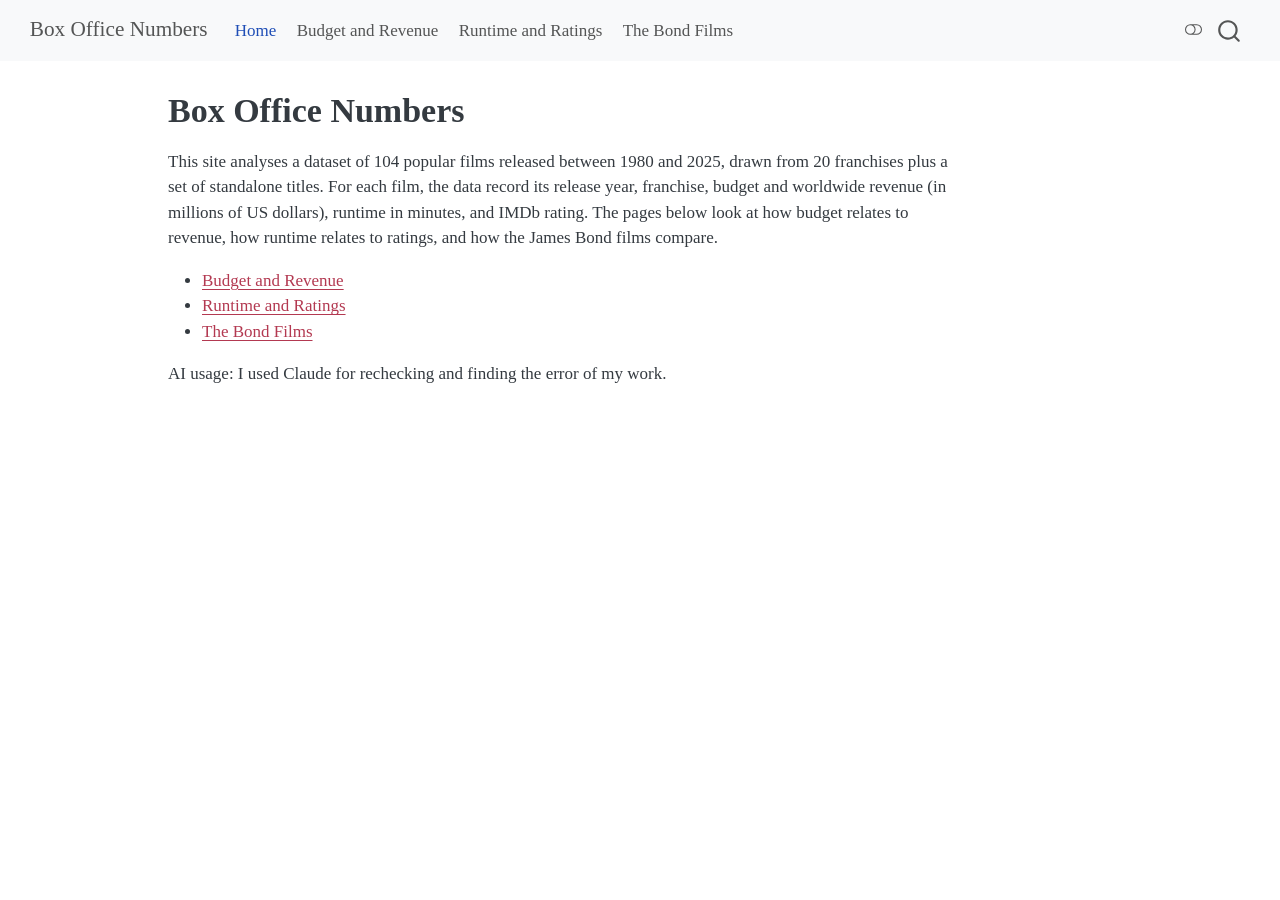
<file: index.html>
<!DOCTYPE html>
<html xmlns="http://www.w3.org/1999/xhtml" lang="en" xml:lang="en"><head>

<meta charset="utf-8">
<meta name="generator" content="quarto-1.10.19">

<meta name="viewport" content="width=device-width, initial-scale=1.0, user-scalable=yes">


<title>Box Office Numbers</title>
<style>
/* Default styles provided by pandoc.
** See https://pandoc.org/MANUAL.html#variables-for-html for config info.
*/
span.smallcaps{font-variant: small-caps;}
div.columns{display: flex; gap: 1.5em;}
div.column{flex: auto;}
@media screen {
div.columns{gap: min(4vw, 1.5em);}
div.column{overflow-x: auto;}
}
div.hanging-indent{margin-left: 1.5em; text-indent: -1.5em;}
ul.task-list{list-style: none;}
ul.task-list li input[type="checkbox"] {
  width: 0.8em;
  margin: 0 0.8em 0.2em -1em; /* quarto-specific, see https://github.com/quarto-dev/quarto-cli/issues/4556 */ 
  vertical-align: middle;
}
</style>


<script src="site_libs/quarto-nav/quarto-nav.js"></script>
<script src="site_libs/quarto-nav/headroom.min.js"></script>
<script src="site_libs/clipboard/clipboard.min.js"></script>
<script src="site_libs/quarto-search/autocomplete.umd.js"></script>
<script src="site_libs/quarto-search/fuse.min.js"></script>
<script src="site_libs/quarto-search/quarto-search.js"></script>
<meta name="quarto:offset" content="./">
<script src="site_libs/quarto-html/quarto.js" type="module"></script>
<script src="site_libs/quarto-html/tabsets/tabsets.js" type="module"></script>
<script src="site_libs/quarto-html/popper.min.js"></script>
<script src="site_libs/quarto-html/tippy.umd.min.js"></script>
<script src="site_libs/quarto-html/anchor.min.js"></script>
<link href="site_libs/quarto-html/tippy.css" rel="stylesheet">
<link href="site_libs/quarto-html/quarto-syntax-highlighting-bf27225e3a48a9273f3daa8f8e829971.css" rel="stylesheet" class="quarto-color-scheme" id="quarto-text-highlighting-styles">
<link href="site_libs/quarto-html/quarto-syntax-highlighting-dark-b626d73c4c936ccc3cb08be7d45d1df6.css" rel="stylesheet" class="quarto-color-scheme quarto-color-alternate" id="quarto-text-highlighting-styles">
<link href="site_libs/quarto-html/quarto-syntax-highlighting-bf27225e3a48a9273f3daa8f8e829971.css" rel="stylesheet" class="quarto-color-scheme-extra" id="quarto-text-highlighting-styles">
<script src="site_libs/bootstrap/bootstrap.min.js"></script>
<link href="site_libs/bootstrap/bootstrap-icons.css" rel="stylesheet">
<link href="site_libs/bootstrap/bootstrap-445b8638c3d06994fee0907d791121c4.min.css" rel="stylesheet" append-hash="true" class="quarto-color-scheme" id="quarto-bootstrap" data-mode="light">
<link href="site_libs/bootstrap/bootstrap-dark-df07115ad9f15e2ef3479c789e6873c8.min.css" rel="stylesheet" append-hash="true" class="quarto-color-scheme quarto-color-alternate" id="quarto-bootstrap" data-mode="dark">
<link href="site_libs/bootstrap/bootstrap-445b8638c3d06994fee0907d791121c4.min.css" rel="stylesheet" append-hash="true" class="quarto-color-scheme-extra" id="quarto-bootstrap" data-mode="light">
<script id="quarto-search-options" type="application/json">{
  "location": "navbar",
  "copy-button": false,
  "collapse-after": 3,
  "panel-placement": "end",
  "type": "overlay",
  "limit": 50,
  "keyboard-shortcut": [
    "f",
    "/",
    "s"
  ],
  "show-item-context": false,
  "language": {
    "search-no-results-text": "No results",
    "search-matching-documents-text": "matching documents",
    "search-copy-link-title": "Copy link to search",
    "search-hide-matches-text": "Hide additional matches",
    "search-more-match-text": "more match in this document",
    "search-more-matches-text": "more matches in this document",
    "search-clear-button-title": "Clear",
    "search-text-placeholder": "",
    "search-detached-cancel-button-title": "Cancel",
    "search-submit-button-title": "Submit",
    "search-label": "Search"
  }
}</script>


<link rel="stylesheet" href="styles.css">
</head>

<body class="nav-fixed quarto-light"><script id="quarto-html-before-body" type="application/javascript">
    const toggleBodyColorMode = (bsSheetEl) => {
      const mode = bsSheetEl.getAttribute("data-mode");
      const bodyEl = window.document.querySelector("body");
      if (mode === "dark") {
        bodyEl.classList.add("quarto-dark");
        bodyEl.classList.remove("quarto-light");
      } else {
        bodyEl.classList.add("quarto-light");
        bodyEl.classList.remove("quarto-dark");
      }
    }
    const toggleBodyColorPrimary = () => {
      const bsSheetEl = window.document.querySelector("link#quarto-bootstrap:not([rel=disabled-stylesheet])");
      if (bsSheetEl) {
        toggleBodyColorMode(bsSheetEl);
      }
    }
    const setColorSchemeToggle = (alternate) => {
      const toggles = window.document.querySelectorAll('.quarto-color-scheme-toggle');
      for (let i=0; i < toggles.length; i++) {
        const toggle = toggles[i];
        if (toggle) {
          if (alternate) {
            toggle.classList.add("alternate");
          } else {
            toggle.classList.remove("alternate");
          }
        }
      }
    };
    const toggleColorMode = (alternate) => {
      // Switch the stylesheets
      const primaryStylesheets = window.document.querySelectorAll('link.quarto-color-scheme:not(.quarto-color-alternate)');
      const alternateStylesheets = window.document.querySelectorAll('link.quarto-color-scheme.quarto-color-alternate');
      manageTransitions('#quarto-margin-sidebar .nav-link', false);
      if (alternate) {
        // note: dark is layered on light, we don't disable primary!
        enableStylesheet(alternateStylesheets);
        for (const sheetNode of alternateStylesheets) {
          if (sheetNode.id === "quarto-bootstrap") {
            toggleBodyColorMode(sheetNode);
          }
        }
      } else {
        disableStylesheet(alternateStylesheets);
        enableStylesheet(primaryStylesheets)
        toggleBodyColorPrimary();
      }
      manageTransitions('#quarto-margin-sidebar .nav-link', true);
      // Switch the toggles
      setColorSchemeToggle(alternate)
      // Hack to workaround the fact that safari doesn't
      // properly recolor the scrollbar when toggling (#1455)
      if (navigator.userAgent.indexOf('Safari') > 0 && navigator.userAgent.indexOf('Chrome') == -1) {
        manageTransitions("body", false);
        window.scrollTo(0, 1);
        setTimeout(() => {
          window.scrollTo(0, 0);
          manageTransitions("body", true);
        }, 40);
      }
    }
    const disableStylesheet = (stylesheets) => {
      for (let i=0; i < stylesheets.length; i++) {
        const stylesheet = stylesheets[i];
        stylesheet.rel = 'disabled-stylesheet';
      }
    }
    const enableStylesheet = (stylesheets) => {
      for (let i=0; i < stylesheets.length; i++) {
        const stylesheet = stylesheets[i];
        if(stylesheet.rel !== 'stylesheet') { // for Chrome, which will still FOUC without this check
          stylesheet.rel = 'stylesheet';
        }
      }
    }
    const manageTransitions = (selector, allowTransitions) => {
      const els = window.document.querySelectorAll(selector);
      for (let i=0; i < els.length; i++) {
        const el = els[i];
        if (allowTransitions) {
          el.classList.remove('notransition');
        } else {
          el.classList.add('notransition');
        }
      }
    }
    const isFileUrl = () => {
      return window.location.protocol === 'file:';
    }
    const hasAlternateSentinel = () => {
      let styleSentinel = getColorSchemeSentinel();
      if (styleSentinel !== null) {
        return styleSentinel === "alternate";
      } else {
        return false;
      }
    }
    const setStyleSentinel = (alternate) => {
      const value = alternate ? "alternate" : "default";
      if (!isFileUrl()) {
        window.localStorage.setItem("quarto-color-scheme", value);
      } else {
        localAlternateSentinel = value;
      }
    }
    const getColorSchemeSentinel = () => {
      if (!isFileUrl()) {
        const storageValue = window.localStorage.getItem("quarto-color-scheme");
        return storageValue != null ? storageValue : localAlternateSentinel;
      } else {
        return localAlternateSentinel;
      }
    }
    const toggleGiscusIfUsed = (isAlternate, darkModeDefault) => {
      const baseTheme = document.querySelector('#giscus-base-theme')?.value ?? 'light';
      const alternateTheme = document.querySelector('#giscus-alt-theme')?.value ?? 'dark';
      let newTheme = '';
      if(authorPrefersDark) {
        newTheme = isAlternate ? baseTheme : alternateTheme;
      } else {
        newTheme = isAlternate ? alternateTheme : baseTheme;
      }
      const changeGiscusTheme = () => {
        // From: https://github.com/giscus/giscus/issues/336
        const sendMessage = (message) => {
          const iframe = document.querySelector('iframe.giscus-frame');
          if (!iframe) return;
          iframe.contentWindow.postMessage({ giscus: message }, 'https://giscus.app');
        }
        sendMessage({
          setConfig: {
            theme: newTheme
          }
        });
      }
      const isGiscussLoaded = window.document.querySelector('iframe.giscus-frame') !== null;
      if (isGiscussLoaded) {
        changeGiscusTheme();
      }
    };
    const authorPrefersDark = false;
    const darkModeDefault = authorPrefersDark;
      document.querySelector('link#quarto-text-highlighting-styles.quarto-color-scheme-extra').rel = 'disabled-stylesheet';
      document.querySelector('link#quarto-bootstrap.quarto-color-scheme-extra').rel = 'disabled-stylesheet';
    let localAlternateSentinel = darkModeDefault ? 'alternate' : 'default';
    // Dark / light mode switch
    window.quartoToggleColorScheme = () => {
      // Read the current dark / light value
      let toAlternate = !hasAlternateSentinel();
      toggleColorMode(toAlternate);
      setStyleSentinel(toAlternate);
      toggleGiscusIfUsed(toAlternate, darkModeDefault);
      window.dispatchEvent(new Event('resize'));
    };
    // Switch to dark mode if need be
    if (hasAlternateSentinel()) {
      toggleColorMode(true);
    } else {
      toggleColorMode(false);
    }
  </script>

<div id="quarto-search-results"></div>
  <header id="quarto-header" class="headroom fixed-top">
    <nav class="navbar navbar-expand-lg " data-bs-theme="dark">
      <div class="navbar-container container-fluid">
      <div class="navbar-brand-container mx-auto">
    <a class="navbar-brand" href="./index.html">
    <span class="navbar-title">Box Office Numbers</span>
    </a>
  </div>
            <div id="quarto-search" class="" title="Search"></div>
          <button class="navbar-toggler" type="button" data-bs-toggle="collapse" data-bs-target="#navbarCollapse" aria-controls="navbarCollapse" role="menu" aria-expanded="false" aria-label="Toggle navigation" onclick="if (window.quartoToggleHeadroom) { window.quartoToggleHeadroom(); }">
  <span class="navbar-toggler-icon"></span>
</button>
          <div class="collapse navbar-collapse" id="navbarCollapse">
            <ul class="navbar-nav navbar-nav-scroll me-auto">
  <li class="nav-item">
    <a class="nav-link active" href="./index.html" aria-current="page"> 
<span class="menu-text">Home</span></a>
  </li>  
  <li class="nav-item">
    <a class="nav-link" href="./budget-revenue.html"> 
<span class="menu-text">Budget and Revenue</span></a>
  </li>  
  <li class="nav-item">
    <a class="nav-link" href="./runtime-rating.html"> 
<span class="menu-text">Runtime and Ratings</span></a>
  </li>  
  <li class="nav-item">
    <a class="nav-link" href="./bond.html"> 
<span class="menu-text">The Bond Films</span></a>
  </li>  
</ul>
          </div> <!-- /navcollapse -->
            <div class="quarto-navbar-tools">
  <a href="" class="quarto-color-scheme-toggle quarto-navigation-tool  px-1" onclick="window.quartoToggleColorScheme(); return false;" title="Toggle dark mode"><i class="bi"></i></a>
</div>
      </div> <!-- /container-fluid -->
    </nav>
</header>
<!-- content -->
<div id="quarto-content" class="quarto-container page-columns page-rows-contents page-layout-article page-navbar">
<!-- sidebar -->
<!-- margin-sidebar -->
    <div id="quarto-margin-sidebar" class="sidebar margin-sidebar zindex-bottom">
        
    </div>
<!-- main -->
<main class="content" id="quarto-document-content">


<header id="title-block-header" class="quarto-title-block default">
<div class="quarto-title">
<h1 class="title">Box Office Numbers</h1>
</div>



<div class="quarto-title-meta">

    
  
    
  </div>
  


</header>


<p>This site analyses a dataset of 104 popular films released between 1980 and 2025, drawn from 20 franchises plus a set of standalone titles. For each film, the data record its release year, franchise, budget and worldwide revenue (in millions of US dollars), runtime in minutes, and IMDb rating. The pages below look at how budget relates to revenue, how runtime relates to ratings, and how the James Bond films compare.</p>
<ul>
<li><a href="./budget-revenue.html">Budget and Revenue</a></li>
<li><a href="./runtime-rating.html">Runtime and Ratings</a></li>
<li><a href="./bond.html">The Bond Films</a></li>
</ul>
<p>AI usage: I used Claude for rechecking and finding the error of my work.</p>



</main> <!-- /main -->
<script id="quarto-html-after-body" type="application/javascript">
  window.document.addEventListener("DOMContentLoaded", function (event) {
    // Ensure there is a toggle, if there isn't float one in the top right
    if (window.document.querySelector('.quarto-color-scheme-toggle') === null) {
      const a = window.document.createElement('a');
      a.classList.add('top-right');
      a.classList.add('quarto-color-scheme-toggle');
      a.href = "";
      a.onclick = function() { try { window.quartoToggleColorScheme(); } catch {} return false; };
      const i = window.document.createElement("i");
      i.classList.add('bi');
      a.appendChild(i);
      window.document.body.appendChild(a);
    }
    setColorSchemeToggle(hasAlternateSentinel())
    const icon = "";
    const anchorJS = new window.AnchorJS();
    anchorJS.options = {
      placement: 'right',
      icon: icon
    };
    anchorJS.add('.anchored');
    const isCodeAnnotation = (el) => {
      for (const clz of el.classList) {
        if (clz.startsWith('code-annotation-')) {                     
          return true;
        }
      }
      return false;
    }
    const onCopySuccess = function(e) {
      // button target
      const button = e.trigger;
      // don't keep focus
      button.blur();
      // flash "checked"
      button.classList.add('code-copy-button-checked');
      var currentTitle = button.getAttribute("title");
      button.setAttribute("title", "Copied!");
      let tooltip;
      if (window.bootstrap) {
        button.setAttribute("data-bs-toggle", "tooltip");
        button.setAttribute("data-bs-placement", "left");
        button.setAttribute("data-bs-title", "Copied!");
        tooltip = new bootstrap.Tooltip(button, 
          { trigger: "manual", 
            customClass: "code-copy-button-tooltip",
            offset: [0, -8]});
        tooltip.show();    
      }
      setTimeout(function() {
        if (tooltip) {
          tooltip.hide();
          button.removeAttribute("data-bs-title");
          button.removeAttribute("data-bs-toggle");
          button.removeAttribute("data-bs-placement");
        }
        button.setAttribute("title", currentTitle);
        button.classList.remove('code-copy-button-checked');
      }, 1000);
      // clear code selection
      e.clearSelection();
    }
    const getTextToCopy = function(trigger) {
      const outerScaffold = trigger.parentElement.cloneNode(true);
      const codeEl = outerScaffold.querySelector('code');
      for (const childEl of codeEl.children) {
        if (isCodeAnnotation(childEl)) {
          childEl.remove();
        }
      }
      return codeEl.innerText;
    }
    const clipboard = new window.ClipboardJS('.code-copy-button:not([data-in-quarto-modal])', {
      text: getTextToCopy
    });
    clipboard.on('success', onCopySuccess);
    if (window.document.getElementById('quarto-embedded-source-code-modal')) {
      const clipboardModal = new window.ClipboardJS('.code-copy-button[data-in-quarto-modal]', {
        text: getTextToCopy,
        container: window.document.getElementById('quarto-embedded-source-code-modal')
      });
      clipboardModal.on('success', onCopySuccess);
    }
      var localhostRegex = new RegExp(/^(?:http|https):\/\/localhost\:?[0-9]*\//);
      var mailtoRegex = new RegExp(/^mailto:/);
        var filterRegex = new RegExp("https:\/\/ashyu0216\.github\.io\/datasci350-quiz02\/");
      var isInternal = (href) => {
          return filterRegex.test(href) || localhostRegex.test(href) || mailtoRegex.test(href);
      }
      // Inspect non-navigation links and adorn them if external
     var links = window.document.querySelectorAll('a[href]:not(.nav-link):not(.navbar-brand):not(.toc-action):not(.sidebar-link):not(.sidebar-item-toggle):not(.pagination-link):not(.no-external):not([aria-hidden]):not(.dropdown-item):not(.quarto-navigation-tool):not(.about-link)');
      for (var i=0; i<links.length; i++) {
        const link = links[i];
        if (!isInternal(link.href)) {
          // undo the damage that might have been done by quarto-nav.js in the case of
          // links that we want to consider external
          if (link.dataset.originalHref !== undefined) {
            link.href = link.dataset.originalHref;
          }
        }
      }
    function tippyHover(el, contentFn, onTriggerFn, onUntriggerFn) {
      const config = {
        allowHTML: true,
        maxWidth: 500,
        delay: 100,
        arrow: false,
        appendTo: function(el) {
            return el.parentElement;
        },
        interactive: true,
        interactiveBorder: 10,
        theme: 'quarto',
        placement: 'bottom-start',
      };
      if (contentFn) {
        config.content = contentFn;
      }
      if (onTriggerFn) {
        config.onTrigger = onTriggerFn;
      }
      if (onUntriggerFn) {
        config.onUntrigger = onUntriggerFn;
      }
      window.tippy(el, config); 
    }
    const noterefs = window.document.querySelectorAll('a[role="doc-noteref"]');
    for (var i=0; i<noterefs.length; i++) {
      const ref = noterefs[i];
      tippyHover(ref, function() {
        // use id or data attribute instead here
        let href = ref.getAttribute('data-footnote-href') || ref.getAttribute('href');
        try { href = new URL(href).hash; } catch {}
        const id = href.replace(/^#\/?/, "");
        const note = window.document.getElementById(id);
        if (note) {
          return note.innerHTML;
        } else {
          return "";
        }
      });
    }
    const xrefs = window.document.querySelectorAll('a.quarto-xref');
    const processXRef = (id, note) => {
      // Strip column container classes
      const stripColumnClz = (el) => {
        el.classList.remove("page-full", "page-columns");
        if (el.children) {
          for (const child of el.children) {
            stripColumnClz(child);
          }
        }
      }
      stripColumnClz(note)
      if (id === null || id.startsWith('sec-')) {
        // Special case sections, only their first couple elements
        const container = document.createElement("div");
        if (note.children && note.children.length > 2) {
          container.appendChild(note.children[0].cloneNode(true));
          for (let i = 1; i < note.children.length; i++) {
            const child = note.children[i];
            if (child.tagName === "P" && child.innerText === "") {
              continue;
            } else {
              container.appendChild(child.cloneNode(true));
              break;
            }
          }
          if (window.Quarto?.typesetMath) {
            window.Quarto.typesetMath(container);
          }
          return container.innerHTML
        } else {
          if (window.Quarto?.typesetMath) {
            window.Quarto.typesetMath(note);
          }
          return note.innerHTML;
        }
      } else {
        // Remove any anchor links if they are present
        const anchorLink = note.querySelector('a.anchorjs-link');
        if (anchorLink) {
          anchorLink.remove();
        }
        if (window.Quarto?.typesetMath) {
          window.Quarto.typesetMath(note);
        }
        if (note.classList.contains("callout")) {
          return note.outerHTML;
        } else {
          return note.innerHTML;
        }
      }
    }
    for (var i=0; i<xrefs.length; i++) {
      const xref = xrefs[i];
      tippyHover(xref, undefined, function(instance) {
        instance.disable();
        let url = xref.getAttribute('href');
        let hash = undefined; 
        if (url.startsWith('#')) {
          hash = url;
        } else {
          try { hash = new URL(url).hash; } catch {}
        }
        if (hash) {
          const id = hash.replace(/^#\/?/, "");
          const note = window.document.getElementById(id);
          if (note !== null) {
            try {
              const html = processXRef(id, note.cloneNode(true));
              instance.setContent(html);
            } finally {
              instance.enable();
              instance.show();
            }
          } else {
            // See if we can fetch this
            fetch(url.split('#')[0])
            .then(res => res.text())
            .then(html => {
              const parser = new DOMParser();
              const htmlDoc = parser.parseFromString(html, "text/html");
              const note = htmlDoc.getElementById(id);
              if (note !== null) {
                const html = processXRef(id, note);
                instance.setContent(html);
              } 
            }).finally(() => {
              instance.enable();
              instance.show();
            });
          }
        } else {
          // See if we can fetch a full url (with no hash to target)
          // This is a special case and we should probably do some content thinning / targeting
          fetch(url)
          .then(res => res.text())
          .then(html => {
            const parser = new DOMParser();
            const htmlDoc = parser.parseFromString(html, "text/html");
            const note = htmlDoc.querySelector('main.content');
            if (note !== null) {
              // This should only happen for chapter cross references
              // (since there is no id in the URL)
              // remove the first header
              if (note.children.length > 0 && note.children[0].tagName === "HEADER") {
                note.children[0].remove();
              }
              const html = processXRef(null, note);
              instance.setContent(html);
            } 
          }).finally(() => {
            instance.enable();
            instance.show();
          });
        }
      }, function(instance) {
      });
    }
        let selectedAnnoteEl;
        const selectorForAnnotation = ( cell, annotation) => {
          let cellAttr = 'data-code-cell="' + cell + '"';
          let lineAttr = 'data-code-annotation="' +  annotation + '"';
          const selector = 'span[' + cellAttr + '][' + lineAttr + ']';
          return selector;
        }
        const selectCodeLines = (annoteEl) => {
          const doc = window.document;
          const targetCell = annoteEl.getAttribute("data-target-cell");
          const targetAnnotation = annoteEl.getAttribute("data-target-annotation");
          const annoteSpan = window.document.querySelector(selectorForAnnotation(targetCell, targetAnnotation));
          const lines = annoteSpan.getAttribute("data-code-lines").split(",");
          const lineIds = lines.map((line) => {
            return targetCell + "-" + line;
          })
          let top = null;
          let height = null;
          let parent = null;
          if (lineIds.length > 0) {
              //compute the position of the single el (top and bottom and make a div)
              const el = window.document.getElementById(lineIds[0]);
              top = el.offsetTop;
              height = el.offsetHeight;
              parent = el.parentElement.parentElement;
            if (lineIds.length > 1) {
              const lastEl = window.document.getElementById(lineIds[lineIds.length - 1]);
              const bottom = lastEl.offsetTop + lastEl.offsetHeight;
              height = bottom - top;
            }
            if (top !== null && height !== null && parent !== null) {
              // cook up a div (if necessary) and position it 
              let div = window.document.getElementById("code-annotation-line-highlight");
              if (div === null) {
                div = window.document.createElement("div");
                div.setAttribute("id", "code-annotation-line-highlight");
                div.style.position = 'absolute';
                parent.appendChild(div);
              }
              div.style.top = top - 2 + "px";
              div.style.height = height + 4 + "px";
              div.style.left = 0;
              let gutterDiv = window.document.getElementById("code-annotation-line-highlight-gutter");
              if (gutterDiv === null) {
                gutterDiv = window.document.createElement("div");
                gutterDiv.setAttribute("id", "code-annotation-line-highlight-gutter");
                gutterDiv.style.position = 'absolute';
                const codeCell = window.document.getElementById(targetCell);
                const gutter = codeCell.querySelector('.code-annotation-gutter');
                gutter.appendChild(gutterDiv);
              }
              gutterDiv.style.top = top - 2 + "px";
              gutterDiv.style.height = height + 4 + "px";
            }
            selectedAnnoteEl = annoteEl;
          }
        };
        const unselectCodeLines = () => {
          const elementsIds = ["code-annotation-line-highlight", "code-annotation-line-highlight-gutter"];
          elementsIds.forEach((elId) => {
            const div = window.document.getElementById(elId);
            if (div) {
              div.remove();
            }
          });
          selectedAnnoteEl = undefined;
        };
          // Handle positioning of the toggle
      window.addEventListener(
        "resize",
        throttle(() => {
          elRect = undefined;
          if (selectedAnnoteEl) {
            selectCodeLines(selectedAnnoteEl);
          }
        }, 10)
      );
      function throttle(fn, ms) {
      let throttle = false;
      let timer;
        return (...args) => {
          if(!throttle) { // first call gets through
              fn.apply(this, args);
              throttle = true;
          } else { // all the others get throttled
              if(timer) clearTimeout(timer); // cancel #2
              timer = setTimeout(() => {
                fn.apply(this, args);
                timer = throttle = false;
              }, ms);
          }
        };
      }
        // Attach click handler to the DT
        const annoteDls = window.document.querySelectorAll('dt[data-target-cell]');
        for (const annoteDlNode of annoteDls) {
          annoteDlNode.addEventListener('click', (event) => {
            const clickedEl = event.target;
            if (clickedEl !== selectedAnnoteEl) {
              unselectCodeLines();
              const activeEl = window.document.querySelector('dt[data-target-cell].code-annotation-active');
              if (activeEl) {
                activeEl.classList.remove('code-annotation-active');
              }
              selectCodeLines(clickedEl);
              clickedEl.classList.add('code-annotation-active');
            } else {
              // Unselect the line
              unselectCodeLines();
              clickedEl.classList.remove('code-annotation-active');
            }
          });
        }
    const findCites = (el) => {
      const parentEl = el.parentElement;
      if (parentEl) {
        const cites = parentEl.dataset.cites;
        if (cites) {
          return {
            el,
            cites: cites.split(' ')
          };
        } else {
          return findCites(el.parentElement)
        }
      } else {
        return undefined;
      }
    };
    var bibliorefs = window.document.querySelectorAll('a[role="doc-biblioref"]');
    for (var i=0; i<bibliorefs.length; i++) {
      const ref = bibliorefs[i];
      const citeInfo = findCites(ref);
      if (citeInfo) {
        tippyHover(citeInfo.el, function() {
          var popup = window.document.createElement('div');
          citeInfo.cites.forEach(function(cite) {
            var citeDiv = window.document.createElement('div');
            citeDiv.classList.add('hanging-indent');
            citeDiv.classList.add('csl-entry');
            var biblioDiv = window.document.getElementById('ref-' + cite);
            if (biblioDiv) {
              citeDiv.innerHTML = biblioDiv.innerHTML;
            }
            popup.appendChild(citeDiv);
          });
          return popup.innerHTML;
        });
      }
    }
  });
  </script>
</div> <!-- /content -->




</body></html>
</file>
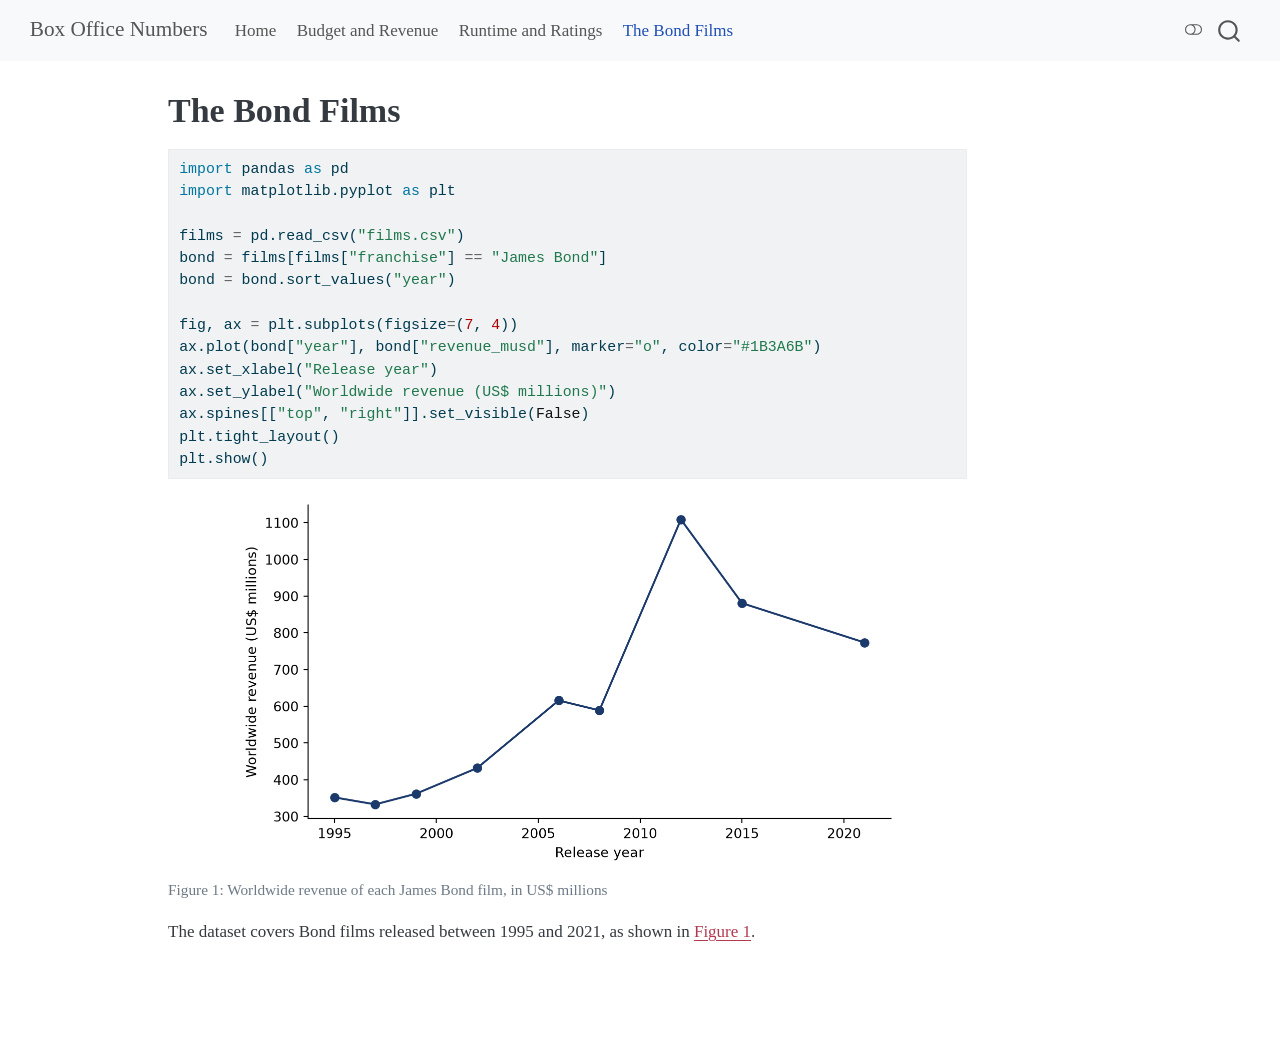
<file: bond.html>
<!DOCTYPE html>
<html xmlns="http://www.w3.org/1999/xhtml" lang="en" xml:lang="en"><head>

<meta charset="utf-8">
<meta name="generator" content="quarto-1.10.19">

<meta name="viewport" content="width=device-width, initial-scale=1.0, user-scalable=yes">


<title>The Bond Films – Box Office Numbers</title>
<style>
/* Default styles provided by pandoc.
** See https://pandoc.org/MANUAL.html#variables-for-html for config info.
*/
span.smallcaps{font-variant: small-caps;}
div.columns{display: flex; gap: 1.5em;}
div.column{flex: auto;}
@media screen {
div.columns{gap: min(4vw, 1.5em);}
div.column{overflow-x: auto;}
}
div.hanging-indent{margin-left: 1.5em; text-indent: -1.5em;}
ul.task-list{list-style: none;}
ul.task-list li input[type="checkbox"] {
  width: 0.8em;
  margin: 0 0.8em 0.2em -1em; /* quarto-specific, see https://github.com/quarto-dev/quarto-cli/issues/4556 */ 
  vertical-align: middle;
}
/* CSS for syntax highlighting */
html { -webkit-text-size-adjust: 100%; }
pre > code.sourceCode { white-space: pre; position: relative; }
pre > code.sourceCode > span { display: inline-block; line-height: 1.25; }
pre > code.sourceCode > span:empty { height: 1.2em; }
.sourceCode { overflow: visible; }
code.sourceCode > span { color: inherit; text-decoration: inherit; }
div.sourceCode { margin: 1em 0; }
pre.sourceCode { margin: 0; }
@media screen {
div.sourceCode { overflow: auto; }
}
@media print {
pre > code.sourceCode { white-space: pre-wrap; }
pre > code.sourceCode > span { text-indent: -5em; padding-left: 5em; }
}
pre.numberSource code
  { counter-reset: source-line 0; }
pre.numberSource code > span
  { position: relative; left: -4em; counter-increment: source-line; }
pre.numberSource code > span > a:first-child::before
  { content: counter(source-line);
    position: relative; left: -1em; text-align: right; vertical-align: baseline;
    border: none; display: inline-block;
    -webkit-touch-callout: none; -webkit-user-select: none;
    -khtml-user-select: none; -moz-user-select: none;
    -ms-user-select: none; user-select: none;
    padding: 0 4px; width: 4em;
  }
pre.numberSource { margin-left: 3em;  padding-left: 4px; }
div.sourceCode
  {   }
@media screen {
pre > code.sourceCode > span > a:first-child::before { text-decoration: underline; }
}
</style>


<script src="site_libs/quarto-nav/quarto-nav.js"></script>
<script src="site_libs/quarto-nav/headroom.min.js"></script>
<script src="site_libs/clipboard/clipboard.min.js"></script>
<script src="site_libs/quarto-search/autocomplete.umd.js"></script>
<script src="site_libs/quarto-search/fuse.min.js"></script>
<script src="site_libs/quarto-search/quarto-search.js"></script>
<meta name="quarto:offset" content="./">
<script src="site_libs/quarto-html/quarto.js" type="module"></script>
<script src="site_libs/quarto-html/tabsets/tabsets.js" type="module"></script>
<script src="site_libs/quarto-html/popper.min.js"></script>
<script src="site_libs/quarto-html/tippy.umd.min.js"></script>
<script src="site_libs/quarto-html/anchor.min.js"></script>
<link href="site_libs/quarto-html/tippy.css" rel="stylesheet">
<link href="site_libs/quarto-html/quarto-syntax-highlighting-bf27225e3a48a9273f3daa8f8e829971.css" rel="stylesheet" class="quarto-color-scheme" id="quarto-text-highlighting-styles">
<link href="site_libs/quarto-html/quarto-syntax-highlighting-dark-b626d73c4c936ccc3cb08be7d45d1df6.css" rel="stylesheet" class="quarto-color-scheme quarto-color-alternate" id="quarto-text-highlighting-styles">
<link href="site_libs/quarto-html/quarto-syntax-highlighting-bf27225e3a48a9273f3daa8f8e829971.css" rel="stylesheet" class="quarto-color-scheme-extra" id="quarto-text-highlighting-styles">
<script src="site_libs/bootstrap/bootstrap.min.js"></script>
<link href="site_libs/bootstrap/bootstrap-icons.css" rel="stylesheet">
<link href="site_libs/bootstrap/bootstrap-445b8638c3d06994fee0907d791121c4.min.css" rel="stylesheet" append-hash="true" class="quarto-color-scheme" id="quarto-bootstrap" data-mode="light">
<link href="site_libs/bootstrap/bootstrap-dark-df07115ad9f15e2ef3479c789e6873c8.min.css" rel="stylesheet" append-hash="true" class="quarto-color-scheme quarto-color-alternate" id="quarto-bootstrap" data-mode="dark">
<link href="site_libs/bootstrap/bootstrap-445b8638c3d06994fee0907d791121c4.min.css" rel="stylesheet" append-hash="true" class="quarto-color-scheme-extra" id="quarto-bootstrap" data-mode="light">
<script id="quarto-search-options" type="application/json">{
  "location": "navbar",
  "copy-button": false,
  "collapse-after": 3,
  "panel-placement": "end",
  "type": "overlay",
  "limit": 50,
  "keyboard-shortcut": [
    "f",
    "/",
    "s"
  ],
  "show-item-context": false,
  "language": {
    "search-no-results-text": "No results",
    "search-matching-documents-text": "matching documents",
    "search-copy-link-title": "Copy link to search",
    "search-hide-matches-text": "Hide additional matches",
    "search-more-match-text": "more match in this document",
    "search-more-matches-text": "more matches in this document",
    "search-clear-button-title": "Clear",
    "search-text-placeholder": "",
    "search-detached-cancel-button-title": "Cancel",
    "search-submit-button-title": "Submit",
    "search-label": "Search"
  }
}</script>


<link rel="stylesheet" href="styles.css">
</head>

<body class="nav-fixed quarto-light"><script id="quarto-html-before-body" type="application/javascript">
    const toggleBodyColorMode = (bsSheetEl) => {
      const mode = bsSheetEl.getAttribute("data-mode");
      const bodyEl = window.document.querySelector("body");
      if (mode === "dark") {
        bodyEl.classList.add("quarto-dark");
        bodyEl.classList.remove("quarto-light");
      } else {
        bodyEl.classList.add("quarto-light");
        bodyEl.classList.remove("quarto-dark");
      }
    }
    const toggleBodyColorPrimary = () => {
      const bsSheetEl = window.document.querySelector("link#quarto-bootstrap:not([rel=disabled-stylesheet])");
      if (bsSheetEl) {
        toggleBodyColorMode(bsSheetEl);
      }
    }
    const setColorSchemeToggle = (alternate) => {
      const toggles = window.document.querySelectorAll('.quarto-color-scheme-toggle');
      for (let i=0; i < toggles.length; i++) {
        const toggle = toggles[i];
        if (toggle) {
          if (alternate) {
            toggle.classList.add("alternate");
          } else {
            toggle.classList.remove("alternate");
          }
        }
      }
    };
    const toggleColorMode = (alternate) => {
      // Switch the stylesheets
      const primaryStylesheets = window.document.querySelectorAll('link.quarto-color-scheme:not(.quarto-color-alternate)');
      const alternateStylesheets = window.document.querySelectorAll('link.quarto-color-scheme.quarto-color-alternate');
      manageTransitions('#quarto-margin-sidebar .nav-link', false);
      if (alternate) {
        // note: dark is layered on light, we don't disable primary!
        enableStylesheet(alternateStylesheets);
        for (const sheetNode of alternateStylesheets) {
          if (sheetNode.id === "quarto-bootstrap") {
            toggleBodyColorMode(sheetNode);
          }
        }
      } else {
        disableStylesheet(alternateStylesheets);
        enableStylesheet(primaryStylesheets)
        toggleBodyColorPrimary();
      }
      manageTransitions('#quarto-margin-sidebar .nav-link', true);
      // Switch the toggles
      setColorSchemeToggle(alternate)
      // Hack to workaround the fact that safari doesn't
      // properly recolor the scrollbar when toggling (#1455)
      if (navigator.userAgent.indexOf('Safari') > 0 && navigator.userAgent.indexOf('Chrome') == -1) {
        manageTransitions("body", false);
        window.scrollTo(0, 1);
        setTimeout(() => {
          window.scrollTo(0, 0);
          manageTransitions("body", true);
        }, 40);
      }
    }
    const disableStylesheet = (stylesheets) => {
      for (let i=0; i < stylesheets.length; i++) {
        const stylesheet = stylesheets[i];
        stylesheet.rel = 'disabled-stylesheet';
      }
    }
    const enableStylesheet = (stylesheets) => {
      for (let i=0; i < stylesheets.length; i++) {
        const stylesheet = stylesheets[i];
        if(stylesheet.rel !== 'stylesheet') { // for Chrome, which will still FOUC without this check
          stylesheet.rel = 'stylesheet';
        }
      }
    }
    const manageTransitions = (selector, allowTransitions) => {
      const els = window.document.querySelectorAll(selector);
      for (let i=0; i < els.length; i++) {
        const el = els[i];
        if (allowTransitions) {
          el.classList.remove('notransition');
        } else {
          el.classList.add('notransition');
        }
      }
    }
    const isFileUrl = () => {
      return window.location.protocol === 'file:';
    }
    const hasAlternateSentinel = () => {
      let styleSentinel = getColorSchemeSentinel();
      if (styleSentinel !== null) {
        return styleSentinel === "alternate";
      } else {
        return false;
      }
    }
    const setStyleSentinel = (alternate) => {
      const value = alternate ? "alternate" : "default";
      if (!isFileUrl()) {
        window.localStorage.setItem("quarto-color-scheme", value);
      } else {
        localAlternateSentinel = value;
      }
    }
    const getColorSchemeSentinel = () => {
      if (!isFileUrl()) {
        const storageValue = window.localStorage.getItem("quarto-color-scheme");
        return storageValue != null ? storageValue : localAlternateSentinel;
      } else {
        return localAlternateSentinel;
      }
    }
    const toggleGiscusIfUsed = (isAlternate, darkModeDefault) => {
      const baseTheme = document.querySelector('#giscus-base-theme')?.value ?? 'light';
      const alternateTheme = document.querySelector('#giscus-alt-theme')?.value ?? 'dark';
      let newTheme = '';
      if(authorPrefersDark) {
        newTheme = isAlternate ? baseTheme : alternateTheme;
      } else {
        newTheme = isAlternate ? alternateTheme : baseTheme;
      }
      const changeGiscusTheme = () => {
        // From: https://github.com/giscus/giscus/issues/336
        const sendMessage = (message) => {
          const iframe = document.querySelector('iframe.giscus-frame');
          if (!iframe) return;
          iframe.contentWindow.postMessage({ giscus: message }, 'https://giscus.app');
        }
        sendMessage({
          setConfig: {
            theme: newTheme
          }
        });
      }
      const isGiscussLoaded = window.document.querySelector('iframe.giscus-frame') !== null;
      if (isGiscussLoaded) {
        changeGiscusTheme();
      }
    };
    const authorPrefersDark = false;
    const darkModeDefault = authorPrefersDark;
      document.querySelector('link#quarto-text-highlighting-styles.quarto-color-scheme-extra').rel = 'disabled-stylesheet';
      document.querySelector('link#quarto-bootstrap.quarto-color-scheme-extra').rel = 'disabled-stylesheet';
    let localAlternateSentinel = darkModeDefault ? 'alternate' : 'default';
    // Dark / light mode switch
    window.quartoToggleColorScheme = () => {
      // Read the current dark / light value
      let toAlternate = !hasAlternateSentinel();
      toggleColorMode(toAlternate);
      setStyleSentinel(toAlternate);
      toggleGiscusIfUsed(toAlternate, darkModeDefault);
      window.dispatchEvent(new Event('resize'));
    };
    // Switch to dark mode if need be
    if (hasAlternateSentinel()) {
      toggleColorMode(true);
    } else {
      toggleColorMode(false);
    }
  </script>

<div id="quarto-search-results"></div>
  <header id="quarto-header" class="headroom fixed-top">
    <nav class="navbar navbar-expand-lg " data-bs-theme="dark">
      <div class="navbar-container container-fluid">
      <div class="navbar-brand-container mx-auto">
    <a class="navbar-brand" href="./index.html">
    <span class="navbar-title">Box Office Numbers</span>
    </a>
  </div>
            <div id="quarto-search" class="" title="Search"></div>
          <button class="navbar-toggler" type="button" data-bs-toggle="collapse" data-bs-target="#navbarCollapse" aria-controls="navbarCollapse" role="menu" aria-expanded="false" aria-label="Toggle navigation" onclick="if (window.quartoToggleHeadroom) { window.quartoToggleHeadroom(); }">
  <span class="navbar-toggler-icon"></span>
</button>
          <div class="collapse navbar-collapse" id="navbarCollapse">
            <ul class="navbar-nav navbar-nav-scroll me-auto">
  <li class="nav-item">
    <a class="nav-link" href="./index.html"> 
<span class="menu-text">Home</span></a>
  </li>  
  <li class="nav-item">
    <a class="nav-link" href="./budget-revenue.html"> 
<span class="menu-text">Budget and Revenue</span></a>
  </li>  
  <li class="nav-item">
    <a class="nav-link" href="./runtime-rating.html"> 
<span class="menu-text">Runtime and Ratings</span></a>
  </li>  
  <li class="nav-item">
    <a class="nav-link active" href="./bond.html" aria-current="page"> 
<span class="menu-text">The Bond Films</span></a>
  </li>  
</ul>
          </div> <!-- /navcollapse -->
            <div class="quarto-navbar-tools">
  <a href="" class="quarto-color-scheme-toggle quarto-navigation-tool  px-1" onclick="window.quartoToggleColorScheme(); return false;" title="Toggle dark mode"><i class="bi"></i></a>
</div>
      </div> <!-- /container-fluid -->
    </nav>
</header>
<!-- content -->
<div id="quarto-content" class="quarto-container page-columns page-rows-contents page-layout-article page-navbar">
<!-- sidebar -->
<!-- margin-sidebar -->
    <div id="quarto-margin-sidebar" class="sidebar margin-sidebar zindex-bottom">
        
    </div>
<!-- main -->
<main class="content" id="quarto-document-content">


<header id="title-block-header" class="quarto-title-block default">
<div class="quarto-title">
<h1 class="title">The Bond Films</h1>
</div>



<div class="quarto-title-meta">

    
  
    
  </div>
  


</header>


<div id="cell-fig-bond-revenue" class="cell" data-execution_count="1">
<div class="code-copy-outer-scaffold"><div class="sourceCode cell-code" id="cb1"><pre class="sourceCode python code-with-copy"><code class="sourceCode python"><span id="cb1-1"><a href="#cb1-1" aria-hidden="true" tabindex="-1"></a><span class="im">import</span> pandas <span class="im">as</span> pd</span>
<span id="cb1-2"><a href="#cb1-2" aria-hidden="true" tabindex="-1"></a><span class="im">import</span> matplotlib.pyplot <span class="im">as</span> plt</span>
<span id="cb1-3"><a href="#cb1-3" aria-hidden="true" tabindex="-1"></a></span>
<span id="cb1-4"><a href="#cb1-4" aria-hidden="true" tabindex="-1"></a>films <span class="op">=</span> pd.read_csv(<span class="st">"films.csv"</span>)</span>
<span id="cb1-5"><a href="#cb1-5" aria-hidden="true" tabindex="-1"></a>bond <span class="op">=</span> films[films[<span class="st">"franchise"</span>] <span class="op">==</span> <span class="st">"James Bond"</span>]</span>
<span id="cb1-6"><a href="#cb1-6" aria-hidden="true" tabindex="-1"></a>bond <span class="op">=</span> bond.sort_values(<span class="st">"year"</span>)</span>
<span id="cb1-7"><a href="#cb1-7" aria-hidden="true" tabindex="-1"></a></span>
<span id="cb1-8"><a href="#cb1-8" aria-hidden="true" tabindex="-1"></a>fig, ax <span class="op">=</span> plt.subplots(figsize<span class="op">=</span>(<span class="dv">7</span>, <span class="dv">4</span>))</span>
<span id="cb1-9"><a href="#cb1-9" aria-hidden="true" tabindex="-1"></a>ax.plot(bond[<span class="st">"year"</span>], bond[<span class="st">"revenue_musd"</span>], marker<span class="op">=</span><span class="st">"o"</span>, color<span class="op">=</span><span class="st">"#1B3A6B"</span>)</span>
<span id="cb1-10"><a href="#cb1-10" aria-hidden="true" tabindex="-1"></a>ax.set_xlabel(<span class="st">"Release year"</span>)</span>
<span id="cb1-11"><a href="#cb1-11" aria-hidden="true" tabindex="-1"></a>ax.set_ylabel(<span class="st">"Worldwide revenue (US$ millions)"</span>)</span>
<span id="cb1-12"><a href="#cb1-12" aria-hidden="true" tabindex="-1"></a>ax.spines[[<span class="st">"top"</span>, <span class="st">"right"</span>]].set_visible(<span class="va">False</span>)</span>
<span id="cb1-13"><a href="#cb1-13" aria-hidden="true" tabindex="-1"></a>plt.tight_layout()</span>
<span id="cb1-14"><a href="#cb1-14" aria-hidden="true" tabindex="-1"></a>plt.show()</span></code></pre></div><button title="Copy to Clipboard" class="code-copy-button"><i class="bi"></i></button></div>
<div class="cell-output cell-output-display">
<div id="fig-bond-revenue" class="quarto-float quarto-figure quarto-figure-center anchored">
<figure class="quarto-float quarto-float-fig figure">
<div aria-describedby="fig-bond-revenue-caption-0ceaefa1-69ba-4598-a22c-09a6ac19f8ca">
<img src="bond_files/figure-html/fig-bond-revenue-output-1.png" width="664" height="374" class="figure-img">
</div>
<figcaption class="quarto-float-caption-bottom quarto-float-caption quarto-float-fig" id="fig-bond-revenue-caption-0ceaefa1-69ba-4598-a22c-09a6ac19f8ca">
Figure&nbsp;1: Worldwide revenue of each James Bond film, in US$ millions
</figcaption>
</figure>
</div>
</div>
</div>
<p>The dataset covers Bond films released between 1995 and 2021, as shown in <a href="#fig-bond-revenue" class="quarto-xref">Figure&nbsp;1</a>.</p>



</main> <!-- /main -->
<script id="quarto-html-after-body" type="application/javascript">
  window.document.addEventListener("DOMContentLoaded", function (event) {
    // Ensure there is a toggle, if there isn't float one in the top right
    if (window.document.querySelector('.quarto-color-scheme-toggle') === null) {
      const a = window.document.createElement('a');
      a.classList.add('top-right');
      a.classList.add('quarto-color-scheme-toggle');
      a.href = "";
      a.onclick = function() { try { window.quartoToggleColorScheme(); } catch {} return false; };
      const i = window.document.createElement("i");
      i.classList.add('bi');
      a.appendChild(i);
      window.document.body.appendChild(a);
    }
    setColorSchemeToggle(hasAlternateSentinel())
    const icon = "";
    const anchorJS = new window.AnchorJS();
    anchorJS.options = {
      placement: 'right',
      icon: icon
    };
    anchorJS.add('.anchored');
    const isCodeAnnotation = (el) => {
      for (const clz of el.classList) {
        if (clz.startsWith('code-annotation-')) {                     
          return true;
        }
      }
      return false;
    }
    const onCopySuccess = function(e) {
      // button target
      const button = e.trigger;
      // don't keep focus
      button.blur();
      // flash "checked"
      button.classList.add('code-copy-button-checked');
      var currentTitle = button.getAttribute("title");
      button.setAttribute("title", "Copied!");
      let tooltip;
      if (window.bootstrap) {
        button.setAttribute("data-bs-toggle", "tooltip");
        button.setAttribute("data-bs-placement", "left");
        button.setAttribute("data-bs-title", "Copied!");
        tooltip = new bootstrap.Tooltip(button, 
          { trigger: "manual", 
            customClass: "code-copy-button-tooltip",
            offset: [0, -8]});
        tooltip.show();    
      }
      setTimeout(function() {
        if (tooltip) {
          tooltip.hide();
          button.removeAttribute("data-bs-title");
          button.removeAttribute("data-bs-toggle");
          button.removeAttribute("data-bs-placement");
        }
        button.setAttribute("title", currentTitle);
        button.classList.remove('code-copy-button-checked');
      }, 1000);
      // clear code selection
      e.clearSelection();
    }
    const getTextToCopy = function(trigger) {
      const outerScaffold = trigger.parentElement.cloneNode(true);
      const codeEl = outerScaffold.querySelector('code');
      for (const childEl of codeEl.children) {
        if (isCodeAnnotation(childEl)) {
          childEl.remove();
        }
      }
      return codeEl.innerText;
    }
    const clipboard = new window.ClipboardJS('.code-copy-button:not([data-in-quarto-modal])', {
      text: getTextToCopy
    });
    clipboard.on('success', onCopySuccess);
    if (window.document.getElementById('quarto-embedded-source-code-modal')) {
      const clipboardModal = new window.ClipboardJS('.code-copy-button[data-in-quarto-modal]', {
        text: getTextToCopy,
        container: window.document.getElementById('quarto-embedded-source-code-modal')
      });
      clipboardModal.on('success', onCopySuccess);
    }
      var localhostRegex = new RegExp(/^(?:http|https):\/\/localhost\:?[0-9]*\//);
      var mailtoRegex = new RegExp(/^mailto:/);
        var filterRegex = new RegExp("https:\/\/ashyu0216\.github\.io\/datasci350-quiz02\/");
      var isInternal = (href) => {
          return filterRegex.test(href) || localhostRegex.test(href) || mailtoRegex.test(href);
      }
      // Inspect non-navigation links and adorn them if external
     var links = window.document.querySelectorAll('a[href]:not(.nav-link):not(.navbar-brand):not(.toc-action):not(.sidebar-link):not(.sidebar-item-toggle):not(.pagination-link):not(.no-external):not([aria-hidden]):not(.dropdown-item):not(.quarto-navigation-tool):not(.about-link)');
      for (var i=0; i<links.length; i++) {
        const link = links[i];
        if (!isInternal(link.href)) {
          // undo the damage that might have been done by quarto-nav.js in the case of
          // links that we want to consider external
          if (link.dataset.originalHref !== undefined) {
            link.href = link.dataset.originalHref;
          }
        }
      }
    function tippyHover(el, contentFn, onTriggerFn, onUntriggerFn) {
      const config = {
        allowHTML: true,
        maxWidth: 500,
        delay: 100,
        arrow: false,
        appendTo: function(el) {
            return el.parentElement;
        },
        interactive: true,
        interactiveBorder: 10,
        theme: 'quarto',
        placement: 'bottom-start',
      };
      if (contentFn) {
        config.content = contentFn;
      }
      if (onTriggerFn) {
        config.onTrigger = onTriggerFn;
      }
      if (onUntriggerFn) {
        config.onUntrigger = onUntriggerFn;
      }
      window.tippy(el, config); 
    }
    const noterefs = window.document.querySelectorAll('a[role="doc-noteref"]');
    for (var i=0; i<noterefs.length; i++) {
      const ref = noterefs[i];
      tippyHover(ref, function() {
        // use id or data attribute instead here
        let href = ref.getAttribute('data-footnote-href') || ref.getAttribute('href');
        try { href = new URL(href).hash; } catch {}
        const id = href.replace(/^#\/?/, "");
        const note = window.document.getElementById(id);
        if (note) {
          return note.innerHTML;
        } else {
          return "";
        }
      });
    }
    const xrefs = window.document.querySelectorAll('a.quarto-xref');
    const processXRef = (id, note) => {
      // Strip column container classes
      const stripColumnClz = (el) => {
        el.classList.remove("page-full", "page-columns");
        if (el.children) {
          for (const child of el.children) {
            stripColumnClz(child);
          }
        }
      }
      stripColumnClz(note)
      if (id === null || id.startsWith('sec-')) {
        // Special case sections, only their first couple elements
        const container = document.createElement("div");
        if (note.children && note.children.length > 2) {
          container.appendChild(note.children[0].cloneNode(true));
          for (let i = 1; i < note.children.length; i++) {
            const child = note.children[i];
            if (child.tagName === "P" && child.innerText === "") {
              continue;
            } else {
              container.appendChild(child.cloneNode(true));
              break;
            }
          }
          if (window.Quarto?.typesetMath) {
            window.Quarto.typesetMath(container);
          }
          return container.innerHTML
        } else {
          if (window.Quarto?.typesetMath) {
            window.Quarto.typesetMath(note);
          }
          return note.innerHTML;
        }
      } else {
        // Remove any anchor links if they are present
        const anchorLink = note.querySelector('a.anchorjs-link');
        if (anchorLink) {
          anchorLink.remove();
        }
        if (window.Quarto?.typesetMath) {
          window.Quarto.typesetMath(note);
        }
        if (note.classList.contains("callout")) {
          return note.outerHTML;
        } else {
          return note.innerHTML;
        }
      }
    }
    for (var i=0; i<xrefs.length; i++) {
      const xref = xrefs[i];
      tippyHover(xref, undefined, function(instance) {
        instance.disable();
        let url = xref.getAttribute('href');
        let hash = undefined; 
        if (url.startsWith('#')) {
          hash = url;
        } else {
          try { hash = new URL(url).hash; } catch {}
        }
        if (hash) {
          const id = hash.replace(/^#\/?/, "");
          const note = window.document.getElementById(id);
          if (note !== null) {
            try {
              const html = processXRef(id, note.cloneNode(true));
              instance.setContent(html);
            } finally {
              instance.enable();
              instance.show();
            }
          } else {
            // See if we can fetch this
            fetch(url.split('#')[0])
            .then(res => res.text())
            .then(html => {
              const parser = new DOMParser();
              const htmlDoc = parser.parseFromString(html, "text/html");
              const note = htmlDoc.getElementById(id);
              if (note !== null) {
                const html = processXRef(id, note);
                instance.setContent(html);
              } 
            }).finally(() => {
              instance.enable();
              instance.show();
            });
          }
        } else {
          // See if we can fetch a full url (with no hash to target)
          // This is a special case and we should probably do some content thinning / targeting
          fetch(url)
          .then(res => res.text())
          .then(html => {
            const parser = new DOMParser();
            const htmlDoc = parser.parseFromString(html, "text/html");
            const note = htmlDoc.querySelector('main.content');
            if (note !== null) {
              // This should only happen for chapter cross references
              // (since there is no id in the URL)
              // remove the first header
              if (note.children.length > 0 && note.children[0].tagName === "HEADER") {
                note.children[0].remove();
              }
              const html = processXRef(null, note);
              instance.setContent(html);
            } 
          }).finally(() => {
            instance.enable();
            instance.show();
          });
        }
      }, function(instance) {
      });
    }
        let selectedAnnoteEl;
        const selectorForAnnotation = ( cell, annotation) => {
          let cellAttr = 'data-code-cell="' + cell + '"';
          let lineAttr = 'data-code-annotation="' +  annotation + '"';
          const selector = 'span[' + cellAttr + '][' + lineAttr + ']';
          return selector;
        }
        const selectCodeLines = (annoteEl) => {
          const doc = window.document;
          const targetCell = annoteEl.getAttribute("data-target-cell");
          const targetAnnotation = annoteEl.getAttribute("data-target-annotation");
          const annoteSpan = window.document.querySelector(selectorForAnnotation(targetCell, targetAnnotation));
          const lines = annoteSpan.getAttribute("data-code-lines").split(",");
          const lineIds = lines.map((line) => {
            return targetCell + "-" + line;
          })
          let top = null;
          let height = null;
          let parent = null;
          if (lineIds.length > 0) {
              //compute the position of the single el (top and bottom and make a div)
              const el = window.document.getElementById(lineIds[0]);
              top = el.offsetTop;
              height = el.offsetHeight;
              parent = el.parentElement.parentElement;
            if (lineIds.length > 1) {
              const lastEl = window.document.getElementById(lineIds[lineIds.length - 1]);
              const bottom = lastEl.offsetTop + lastEl.offsetHeight;
              height = bottom - top;
            }
            if (top !== null && height !== null && parent !== null) {
              // cook up a div (if necessary) and position it 
              let div = window.document.getElementById("code-annotation-line-highlight");
              if (div === null) {
                div = window.document.createElement("div");
                div.setAttribute("id", "code-annotation-line-highlight");
                div.style.position = 'absolute';
                parent.appendChild(div);
              }
              div.style.top = top - 2 + "px";
              div.style.height = height + 4 + "px";
              div.style.left = 0;
              let gutterDiv = window.document.getElementById("code-annotation-line-highlight-gutter");
              if (gutterDiv === null) {
                gutterDiv = window.document.createElement("div");
                gutterDiv.setAttribute("id", "code-annotation-line-highlight-gutter");
                gutterDiv.style.position = 'absolute';
                const codeCell = window.document.getElementById(targetCell);
                const gutter = codeCell.querySelector('.code-annotation-gutter');
                gutter.appendChild(gutterDiv);
              }
              gutterDiv.style.top = top - 2 + "px";
              gutterDiv.style.height = height + 4 + "px";
            }
            selectedAnnoteEl = annoteEl;
          }
        };
        const unselectCodeLines = () => {
          const elementsIds = ["code-annotation-line-highlight", "code-annotation-line-highlight-gutter"];
          elementsIds.forEach((elId) => {
            const div = window.document.getElementById(elId);
            if (div) {
              div.remove();
            }
          });
          selectedAnnoteEl = undefined;
        };
          // Handle positioning of the toggle
      window.addEventListener(
        "resize",
        throttle(() => {
          elRect = undefined;
          if (selectedAnnoteEl) {
            selectCodeLines(selectedAnnoteEl);
          }
        }, 10)
      );
      function throttle(fn, ms) {
      let throttle = false;
      let timer;
        return (...args) => {
          if(!throttle) { // first call gets through
              fn.apply(this, args);
              throttle = true;
          } else { // all the others get throttled
              if(timer) clearTimeout(timer); // cancel #2
              timer = setTimeout(() => {
                fn.apply(this, args);
                timer = throttle = false;
              }, ms);
          }
        };
      }
        // Attach click handler to the DT
        const annoteDls = window.document.querySelectorAll('dt[data-target-cell]');
        for (const annoteDlNode of annoteDls) {
          annoteDlNode.addEventListener('click', (event) => {
            const clickedEl = event.target;
            if (clickedEl !== selectedAnnoteEl) {
              unselectCodeLines();
              const activeEl = window.document.querySelector('dt[data-target-cell].code-annotation-active');
              if (activeEl) {
                activeEl.classList.remove('code-annotation-active');
              }
              selectCodeLines(clickedEl);
              clickedEl.classList.add('code-annotation-active');
            } else {
              // Unselect the line
              unselectCodeLines();
              clickedEl.classList.remove('code-annotation-active');
            }
          });
        }
    const findCites = (el) => {
      const parentEl = el.parentElement;
      if (parentEl) {
        const cites = parentEl.dataset.cites;
        if (cites) {
          return {
            el,
            cites: cites.split(' ')
          };
        } else {
          return findCites(el.parentElement)
        }
      } else {
        return undefined;
      }
    };
    var bibliorefs = window.document.querySelectorAll('a[role="doc-biblioref"]');
    for (var i=0; i<bibliorefs.length; i++) {
      const ref = bibliorefs[i];
      const citeInfo = findCites(ref);
      if (citeInfo) {
        tippyHover(citeInfo.el, function() {
          var popup = window.document.createElement('div');
          citeInfo.cites.forEach(function(cite) {
            var citeDiv = window.document.createElement('div');
            citeDiv.classList.add('hanging-indent');
            citeDiv.classList.add('csl-entry');
            var biblioDiv = window.document.getElementById('ref-' + cite);
            if (biblioDiv) {
              citeDiv.innerHTML = biblioDiv.innerHTML;
            }
            popup.appendChild(citeDiv);
          });
          return popup.innerHTML;
        });
      }
    }
  });
  </script>
</div> <!-- /content -->




</body></html>
</file>
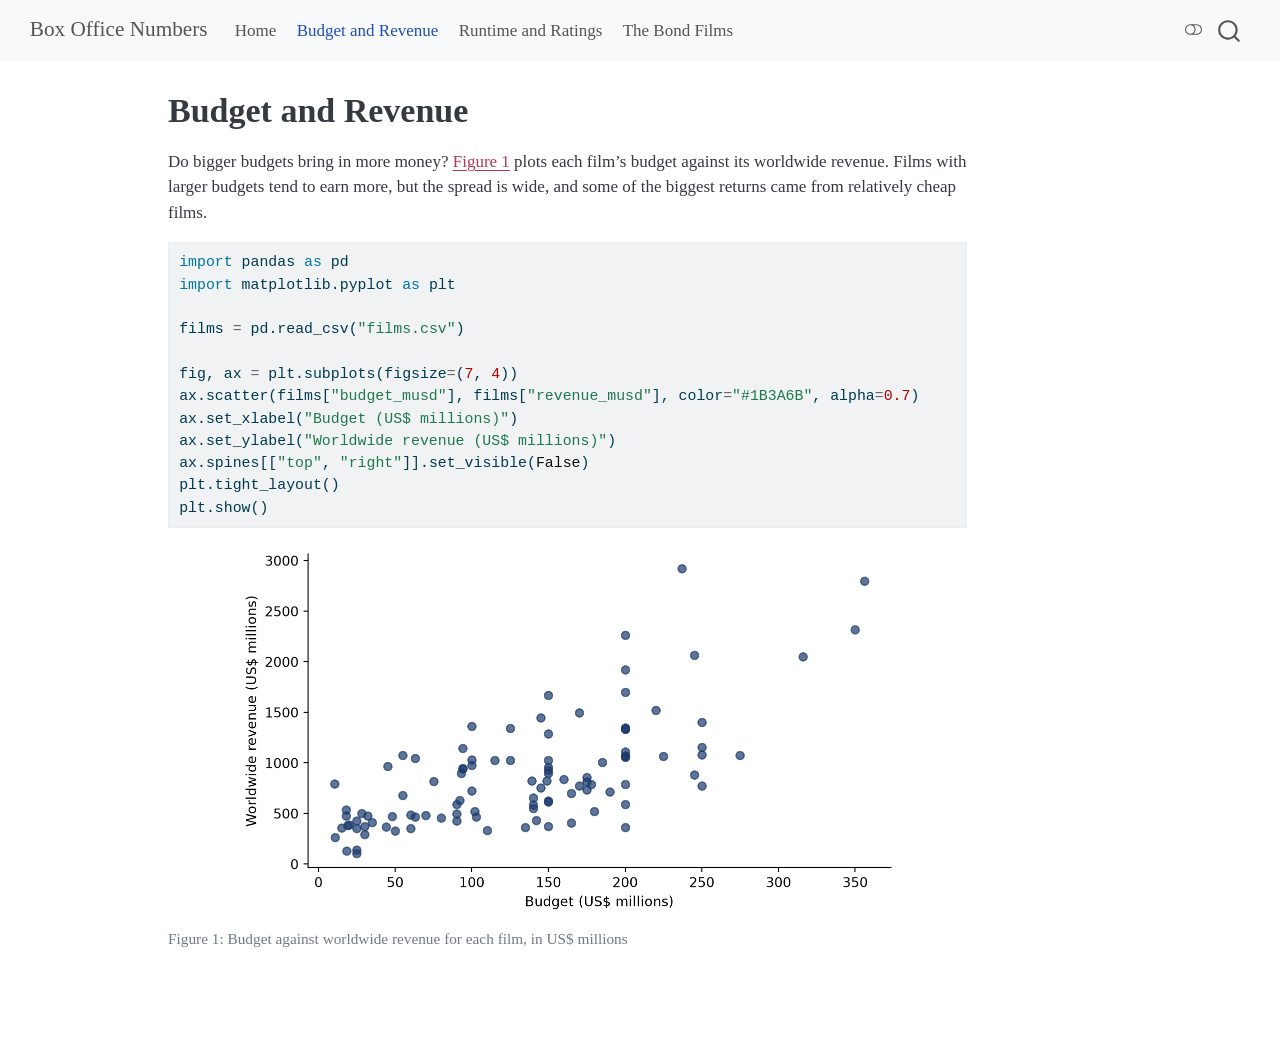
<file: budget-revenue.html>
<!DOCTYPE html>
<html xmlns="http://www.w3.org/1999/xhtml" lang="en" xml:lang="en"><head>

<meta charset="utf-8">
<meta name="generator" content="quarto-1.10.19">

<meta name="viewport" content="width=device-width, initial-scale=1.0, user-scalable=yes">


<title>Budget and Revenue – Box Office Numbers</title>
<style>
/* Default styles provided by pandoc.
** See https://pandoc.org/MANUAL.html#variables-for-html for config info.
*/
span.smallcaps{font-variant: small-caps;}
div.columns{display: flex; gap: 1.5em;}
div.column{flex: auto;}
@media screen {
div.columns{gap: min(4vw, 1.5em);}
div.column{overflow-x: auto;}
}
div.hanging-indent{margin-left: 1.5em; text-indent: -1.5em;}
ul.task-list{list-style: none;}
ul.task-list li input[type="checkbox"] {
  width: 0.8em;
  margin: 0 0.8em 0.2em -1em; /* quarto-specific, see https://github.com/quarto-dev/quarto-cli/issues/4556 */ 
  vertical-align: middle;
}
/* CSS for syntax highlighting */
html { -webkit-text-size-adjust: 100%; }
pre > code.sourceCode { white-space: pre; position: relative; }
pre > code.sourceCode > span { display: inline-block; line-height: 1.25; }
pre > code.sourceCode > span:empty { height: 1.2em; }
.sourceCode { overflow: visible; }
code.sourceCode > span { color: inherit; text-decoration: inherit; }
div.sourceCode { margin: 1em 0; }
pre.sourceCode { margin: 0; }
@media screen {
div.sourceCode { overflow: auto; }
}
@media print {
pre > code.sourceCode { white-space: pre-wrap; }
pre > code.sourceCode > span { text-indent: -5em; padding-left: 5em; }
}
pre.numberSource code
  { counter-reset: source-line 0; }
pre.numberSource code > span
  { position: relative; left: -4em; counter-increment: source-line; }
pre.numberSource code > span > a:first-child::before
  { content: counter(source-line);
    position: relative; left: -1em; text-align: right; vertical-align: baseline;
    border: none; display: inline-block;
    -webkit-touch-callout: none; -webkit-user-select: none;
    -khtml-user-select: none; -moz-user-select: none;
    -ms-user-select: none; user-select: none;
    padding: 0 4px; width: 4em;
  }
pre.numberSource { margin-left: 3em;  padding-left: 4px; }
div.sourceCode
  {   }
@media screen {
pre > code.sourceCode > span > a:first-child::before { text-decoration: underline; }
}
</style>


<script src="site_libs/quarto-nav/quarto-nav.js"></script>
<script src="site_libs/quarto-nav/headroom.min.js"></script>
<script src="site_libs/clipboard/clipboard.min.js"></script>
<script src="site_libs/quarto-search/autocomplete.umd.js"></script>
<script src="site_libs/quarto-search/fuse.min.js"></script>
<script src="site_libs/quarto-search/quarto-search.js"></script>
<meta name="quarto:offset" content="./">
<script src="site_libs/quarto-html/quarto.js" type="module"></script>
<script src="site_libs/quarto-html/tabsets/tabsets.js" type="module"></script>
<script src="site_libs/quarto-html/popper.min.js"></script>
<script src="site_libs/quarto-html/tippy.umd.min.js"></script>
<script src="site_libs/quarto-html/anchor.min.js"></script>
<link href="site_libs/quarto-html/tippy.css" rel="stylesheet">
<link href="site_libs/quarto-html/quarto-syntax-highlighting-bf27225e3a48a9273f3daa8f8e829971.css" rel="stylesheet" class="quarto-color-scheme" id="quarto-text-highlighting-styles">
<link href="site_libs/quarto-html/quarto-syntax-highlighting-dark-b626d73c4c936ccc3cb08be7d45d1df6.css" rel="stylesheet" class="quarto-color-scheme quarto-color-alternate" id="quarto-text-highlighting-styles">
<link href="site_libs/quarto-html/quarto-syntax-highlighting-bf27225e3a48a9273f3daa8f8e829971.css" rel="stylesheet" class="quarto-color-scheme-extra" id="quarto-text-highlighting-styles">
<script src="site_libs/bootstrap/bootstrap.min.js"></script>
<link href="site_libs/bootstrap/bootstrap-icons.css" rel="stylesheet">
<link href="site_libs/bootstrap/bootstrap-445b8638c3d06994fee0907d791121c4.min.css" rel="stylesheet" append-hash="true" class="quarto-color-scheme" id="quarto-bootstrap" data-mode="light">
<link href="site_libs/bootstrap/bootstrap-dark-df07115ad9f15e2ef3479c789e6873c8.min.css" rel="stylesheet" append-hash="true" class="quarto-color-scheme quarto-color-alternate" id="quarto-bootstrap" data-mode="dark">
<link href="site_libs/bootstrap/bootstrap-445b8638c3d06994fee0907d791121c4.min.css" rel="stylesheet" append-hash="true" class="quarto-color-scheme-extra" id="quarto-bootstrap" data-mode="light">
<script id="quarto-search-options" type="application/json">{
  "location": "navbar",
  "copy-button": false,
  "collapse-after": 3,
  "panel-placement": "end",
  "type": "overlay",
  "limit": 50,
  "keyboard-shortcut": [
    "f",
    "/",
    "s"
  ],
  "show-item-context": false,
  "language": {
    "search-no-results-text": "No results",
    "search-matching-documents-text": "matching documents",
    "search-copy-link-title": "Copy link to search",
    "search-hide-matches-text": "Hide additional matches",
    "search-more-match-text": "more match in this document",
    "search-more-matches-text": "more matches in this document",
    "search-clear-button-title": "Clear",
    "search-text-placeholder": "",
    "search-detached-cancel-button-title": "Cancel",
    "search-submit-button-title": "Submit",
    "search-label": "Search"
  }
}</script>


<link rel="stylesheet" href="styles.css">
</head>

<body class="nav-fixed quarto-light"><script id="quarto-html-before-body" type="application/javascript">
    const toggleBodyColorMode = (bsSheetEl) => {
      const mode = bsSheetEl.getAttribute("data-mode");
      const bodyEl = window.document.querySelector("body");
      if (mode === "dark") {
        bodyEl.classList.add("quarto-dark");
        bodyEl.classList.remove("quarto-light");
      } else {
        bodyEl.classList.add("quarto-light");
        bodyEl.classList.remove("quarto-dark");
      }
    }
    const toggleBodyColorPrimary = () => {
      const bsSheetEl = window.document.querySelector("link#quarto-bootstrap:not([rel=disabled-stylesheet])");
      if (bsSheetEl) {
        toggleBodyColorMode(bsSheetEl);
      }
    }
    const setColorSchemeToggle = (alternate) => {
      const toggles = window.document.querySelectorAll('.quarto-color-scheme-toggle');
      for (let i=0; i < toggles.length; i++) {
        const toggle = toggles[i];
        if (toggle) {
          if (alternate) {
            toggle.classList.add("alternate");
          } else {
            toggle.classList.remove("alternate");
          }
        }
      }
    };
    const toggleColorMode = (alternate) => {
      // Switch the stylesheets
      const primaryStylesheets = window.document.querySelectorAll('link.quarto-color-scheme:not(.quarto-color-alternate)');
      const alternateStylesheets = window.document.querySelectorAll('link.quarto-color-scheme.quarto-color-alternate');
      manageTransitions('#quarto-margin-sidebar .nav-link', false);
      if (alternate) {
        // note: dark is layered on light, we don't disable primary!
        enableStylesheet(alternateStylesheets);
        for (const sheetNode of alternateStylesheets) {
          if (sheetNode.id === "quarto-bootstrap") {
            toggleBodyColorMode(sheetNode);
          }
        }
      } else {
        disableStylesheet(alternateStylesheets);
        enableStylesheet(primaryStylesheets)
        toggleBodyColorPrimary();
      }
      manageTransitions('#quarto-margin-sidebar .nav-link', true);
      // Switch the toggles
      setColorSchemeToggle(alternate)
      // Hack to workaround the fact that safari doesn't
      // properly recolor the scrollbar when toggling (#1455)
      if (navigator.userAgent.indexOf('Safari') > 0 && navigator.userAgent.indexOf('Chrome') == -1) {
        manageTransitions("body", false);
        window.scrollTo(0, 1);
        setTimeout(() => {
          window.scrollTo(0, 0);
          manageTransitions("body", true);
        }, 40);
      }
    }
    const disableStylesheet = (stylesheets) => {
      for (let i=0; i < stylesheets.length; i++) {
        const stylesheet = stylesheets[i];
        stylesheet.rel = 'disabled-stylesheet';
      }
    }
    const enableStylesheet = (stylesheets) => {
      for (let i=0; i < stylesheets.length; i++) {
        const stylesheet = stylesheets[i];
        if(stylesheet.rel !== 'stylesheet') { // for Chrome, which will still FOUC without this check
          stylesheet.rel = 'stylesheet';
        }
      }
    }
    const manageTransitions = (selector, allowTransitions) => {
      const els = window.document.querySelectorAll(selector);
      for (let i=0; i < els.length; i++) {
        const el = els[i];
        if (allowTransitions) {
          el.classList.remove('notransition');
        } else {
          el.classList.add('notransition');
        }
      }
    }
    const isFileUrl = () => {
      return window.location.protocol === 'file:';
    }
    const hasAlternateSentinel = () => {
      let styleSentinel = getColorSchemeSentinel();
      if (styleSentinel !== null) {
        return styleSentinel === "alternate";
      } else {
        return false;
      }
    }
    const setStyleSentinel = (alternate) => {
      const value = alternate ? "alternate" : "default";
      if (!isFileUrl()) {
        window.localStorage.setItem("quarto-color-scheme", value);
      } else {
        localAlternateSentinel = value;
      }
    }
    const getColorSchemeSentinel = () => {
      if (!isFileUrl()) {
        const storageValue = window.localStorage.getItem("quarto-color-scheme");
        return storageValue != null ? storageValue : localAlternateSentinel;
      } else {
        return localAlternateSentinel;
      }
    }
    const toggleGiscusIfUsed = (isAlternate, darkModeDefault) => {
      const baseTheme = document.querySelector('#giscus-base-theme')?.value ?? 'light';
      const alternateTheme = document.querySelector('#giscus-alt-theme')?.value ?? 'dark';
      let newTheme = '';
      if(authorPrefersDark) {
        newTheme = isAlternate ? baseTheme : alternateTheme;
      } else {
        newTheme = isAlternate ? alternateTheme : baseTheme;
      }
      const changeGiscusTheme = () => {
        // From: https://github.com/giscus/giscus/issues/336
        const sendMessage = (message) => {
          const iframe = document.querySelector('iframe.giscus-frame');
          if (!iframe) return;
          iframe.contentWindow.postMessage({ giscus: message }, 'https://giscus.app');
        }
        sendMessage({
          setConfig: {
            theme: newTheme
          }
        });
      }
      const isGiscussLoaded = window.document.querySelector('iframe.giscus-frame') !== null;
      if (isGiscussLoaded) {
        changeGiscusTheme();
      }
    };
    const authorPrefersDark = false;
    const darkModeDefault = authorPrefersDark;
      document.querySelector('link#quarto-text-highlighting-styles.quarto-color-scheme-extra').rel = 'disabled-stylesheet';
      document.querySelector('link#quarto-bootstrap.quarto-color-scheme-extra').rel = 'disabled-stylesheet';
    let localAlternateSentinel = darkModeDefault ? 'alternate' : 'default';
    // Dark / light mode switch
    window.quartoToggleColorScheme = () => {
      // Read the current dark / light value
      let toAlternate = !hasAlternateSentinel();
      toggleColorMode(toAlternate);
      setStyleSentinel(toAlternate);
      toggleGiscusIfUsed(toAlternate, darkModeDefault);
      window.dispatchEvent(new Event('resize'));
    };
    // Switch to dark mode if need be
    if (hasAlternateSentinel()) {
      toggleColorMode(true);
    } else {
      toggleColorMode(false);
    }
  </script>

<div id="quarto-search-results"></div>
  <header id="quarto-header" class="headroom fixed-top">
    <nav class="navbar navbar-expand-lg " data-bs-theme="dark">
      <div class="navbar-container container-fluid">
      <div class="navbar-brand-container mx-auto">
    <a class="navbar-brand" href="./index.html">
    <span class="navbar-title">Box Office Numbers</span>
    </a>
  </div>
            <div id="quarto-search" class="" title="Search"></div>
          <button class="navbar-toggler" type="button" data-bs-toggle="collapse" data-bs-target="#navbarCollapse" aria-controls="navbarCollapse" role="menu" aria-expanded="false" aria-label="Toggle navigation" onclick="if (window.quartoToggleHeadroom) { window.quartoToggleHeadroom(); }">
  <span class="navbar-toggler-icon"></span>
</button>
          <div class="collapse navbar-collapse" id="navbarCollapse">
            <ul class="navbar-nav navbar-nav-scroll me-auto">
  <li class="nav-item">
    <a class="nav-link" href="./index.html"> 
<span class="menu-text">Home</span></a>
  </li>  
  <li class="nav-item">
    <a class="nav-link active" href="./budget-revenue.html" aria-current="page"> 
<span class="menu-text">Budget and Revenue</span></a>
  </li>  
  <li class="nav-item">
    <a class="nav-link" href="./runtime-rating.html"> 
<span class="menu-text">Runtime and Ratings</span></a>
  </li>  
  <li class="nav-item">
    <a class="nav-link" href="./bond.html"> 
<span class="menu-text">The Bond Films</span></a>
  </li>  
</ul>
          </div> <!-- /navcollapse -->
            <div class="quarto-navbar-tools">
  <a href="" class="quarto-color-scheme-toggle quarto-navigation-tool  px-1" onclick="window.quartoToggleColorScheme(); return false;" title="Toggle dark mode"><i class="bi"></i></a>
</div>
      </div> <!-- /container-fluid -->
    </nav>
</header>
<!-- content -->
<div id="quarto-content" class="quarto-container page-columns page-rows-contents page-layout-article page-navbar">
<!-- sidebar -->
<!-- margin-sidebar -->
    <div id="quarto-margin-sidebar" class="sidebar margin-sidebar zindex-bottom">
        
    </div>
<!-- main -->
<main class="content" id="quarto-document-content">


<header id="title-block-header" class="quarto-title-block default">
<div class="quarto-title">
<h1 class="title">Budget and Revenue</h1>
</div>



<div class="quarto-title-meta">

    
  
    
  </div>
  


</header>


<p>Do bigger budgets bring in more money? <a href="#fig-budget-revenue" class="quarto-xref">Figure&nbsp;1</a> plots each film’s budget against its worldwide revenue. Films with larger budgets tend to earn more, but the spread is wide, and some of the biggest returns came from relatively cheap films.</p>
<div id="cell-fig-budget-revenue" class="cell" data-execution_count="1">
<div class="code-copy-outer-scaffold"><div class="sourceCode cell-code" id="cb1"><pre class="sourceCode python code-with-copy"><code class="sourceCode python"><span id="cb1-1"><a href="#cb1-1" aria-hidden="true" tabindex="-1"></a><span class="im">import</span> pandas <span class="im">as</span> pd</span>
<span id="cb1-2"><a href="#cb1-2" aria-hidden="true" tabindex="-1"></a><span class="im">import</span> matplotlib.pyplot <span class="im">as</span> plt</span>
<span id="cb1-3"><a href="#cb1-3" aria-hidden="true" tabindex="-1"></a></span>
<span id="cb1-4"><a href="#cb1-4" aria-hidden="true" tabindex="-1"></a>films <span class="op">=</span> pd.read_csv(<span class="st">"films.csv"</span>)</span>
<span id="cb1-5"><a href="#cb1-5" aria-hidden="true" tabindex="-1"></a></span>
<span id="cb1-6"><a href="#cb1-6" aria-hidden="true" tabindex="-1"></a>fig, ax <span class="op">=</span> plt.subplots(figsize<span class="op">=</span>(<span class="dv">7</span>, <span class="dv">4</span>))</span>
<span id="cb1-7"><a href="#cb1-7" aria-hidden="true" tabindex="-1"></a>ax.scatter(films[<span class="st">"budget_musd"</span>], films[<span class="st">"revenue_musd"</span>], color<span class="op">=</span><span class="st">"#1B3A6B"</span>, alpha<span class="op">=</span><span class="fl">0.7</span>)</span>
<span id="cb1-8"><a href="#cb1-8" aria-hidden="true" tabindex="-1"></a>ax.set_xlabel(<span class="st">"Budget (US$ millions)"</span>)</span>
<span id="cb1-9"><a href="#cb1-9" aria-hidden="true" tabindex="-1"></a>ax.set_ylabel(<span class="st">"Worldwide revenue (US$ millions)"</span>)</span>
<span id="cb1-10"><a href="#cb1-10" aria-hidden="true" tabindex="-1"></a>ax.spines[[<span class="st">"top"</span>, <span class="st">"right"</span>]].set_visible(<span class="va">False</span>)</span>
<span id="cb1-11"><a href="#cb1-11" aria-hidden="true" tabindex="-1"></a>plt.tight_layout()</span>
<span id="cb1-12"><a href="#cb1-12" aria-hidden="true" tabindex="-1"></a>plt.show()</span></code></pre></div><button title="Copy to Clipboard" class="code-copy-button"><i class="bi"></i></button></div>
<div class="cell-output cell-output-display">
<div id="fig-budget-revenue" class="quarto-float quarto-figure quarto-figure-center anchored">
<figure class="quarto-float quarto-float-fig figure">
<div aria-describedby="fig-budget-revenue-caption-0ceaefa1-69ba-4598-a22c-09a6ac19f8ca">
<img src="budget-revenue_files/figure-html/fig-budget-revenue-output-1.png" width="664" height="374" class="figure-img">
</div>
<figcaption class="quarto-float-caption-bottom quarto-float-caption quarto-float-fig" id="fig-budget-revenue-caption-0ceaefa1-69ba-4598-a22c-09a6ac19f8ca">
Figure&nbsp;1: Budget against worldwide revenue for each film, in US$ millions
</figcaption>
</figure>
</div>
</div>
</div>



</main> <!-- /main -->
<script id="quarto-html-after-body" type="application/javascript">
  window.document.addEventListener("DOMContentLoaded", function (event) {
    // Ensure there is a toggle, if there isn't float one in the top right
    if (window.document.querySelector('.quarto-color-scheme-toggle') === null) {
      const a = window.document.createElement('a');
      a.classList.add('top-right');
      a.classList.add('quarto-color-scheme-toggle');
      a.href = "";
      a.onclick = function() { try { window.quartoToggleColorScheme(); } catch {} return false; };
      const i = window.document.createElement("i");
      i.classList.add('bi');
      a.appendChild(i);
      window.document.body.appendChild(a);
    }
    setColorSchemeToggle(hasAlternateSentinel())
    const icon = "";
    const anchorJS = new window.AnchorJS();
    anchorJS.options = {
      placement: 'right',
      icon: icon
    };
    anchorJS.add('.anchored');
    const isCodeAnnotation = (el) => {
      for (const clz of el.classList) {
        if (clz.startsWith('code-annotation-')) {                     
          return true;
        }
      }
      return false;
    }
    const onCopySuccess = function(e) {
      // button target
      const button = e.trigger;
      // don't keep focus
      button.blur();
      // flash "checked"
      button.classList.add('code-copy-button-checked');
      var currentTitle = button.getAttribute("title");
      button.setAttribute("title", "Copied!");
      let tooltip;
      if (window.bootstrap) {
        button.setAttribute("data-bs-toggle", "tooltip");
        button.setAttribute("data-bs-placement", "left");
        button.setAttribute("data-bs-title", "Copied!");
        tooltip = new bootstrap.Tooltip(button, 
          { trigger: "manual", 
            customClass: "code-copy-button-tooltip",
            offset: [0, -8]});
        tooltip.show();    
      }
      setTimeout(function() {
        if (tooltip) {
          tooltip.hide();
          button.removeAttribute("data-bs-title");
          button.removeAttribute("data-bs-toggle");
          button.removeAttribute("data-bs-placement");
        }
        button.setAttribute("title", currentTitle);
        button.classList.remove('code-copy-button-checked');
      }, 1000);
      // clear code selection
      e.clearSelection();
    }
    const getTextToCopy = function(trigger) {
      const outerScaffold = trigger.parentElement.cloneNode(true);
      const codeEl = outerScaffold.querySelector('code');
      for (const childEl of codeEl.children) {
        if (isCodeAnnotation(childEl)) {
          childEl.remove();
        }
      }
      return codeEl.innerText;
    }
    const clipboard = new window.ClipboardJS('.code-copy-button:not([data-in-quarto-modal])', {
      text: getTextToCopy
    });
    clipboard.on('success', onCopySuccess);
    if (window.document.getElementById('quarto-embedded-source-code-modal')) {
      const clipboardModal = new window.ClipboardJS('.code-copy-button[data-in-quarto-modal]', {
        text: getTextToCopy,
        container: window.document.getElementById('quarto-embedded-source-code-modal')
      });
      clipboardModal.on('success', onCopySuccess);
    }
      var localhostRegex = new RegExp(/^(?:http|https):\/\/localhost\:?[0-9]*\//);
      var mailtoRegex = new RegExp(/^mailto:/);
        var filterRegex = new RegExp("https:\/\/ashyu0216\.github\.io\/datasci350-quiz02\/");
      var isInternal = (href) => {
          return filterRegex.test(href) || localhostRegex.test(href) || mailtoRegex.test(href);
      }
      // Inspect non-navigation links and adorn them if external
     var links = window.document.querySelectorAll('a[href]:not(.nav-link):not(.navbar-brand):not(.toc-action):not(.sidebar-link):not(.sidebar-item-toggle):not(.pagination-link):not(.no-external):not([aria-hidden]):not(.dropdown-item):not(.quarto-navigation-tool):not(.about-link)');
      for (var i=0; i<links.length; i++) {
        const link = links[i];
        if (!isInternal(link.href)) {
          // undo the damage that might have been done by quarto-nav.js in the case of
          // links that we want to consider external
          if (link.dataset.originalHref !== undefined) {
            link.href = link.dataset.originalHref;
          }
        }
      }
    function tippyHover(el, contentFn, onTriggerFn, onUntriggerFn) {
      const config = {
        allowHTML: true,
        maxWidth: 500,
        delay: 100,
        arrow: false,
        appendTo: function(el) {
            return el.parentElement;
        },
        interactive: true,
        interactiveBorder: 10,
        theme: 'quarto',
        placement: 'bottom-start',
      };
      if (contentFn) {
        config.content = contentFn;
      }
      if (onTriggerFn) {
        config.onTrigger = onTriggerFn;
      }
      if (onUntriggerFn) {
        config.onUntrigger = onUntriggerFn;
      }
      window.tippy(el, config); 
    }
    const noterefs = window.document.querySelectorAll('a[role="doc-noteref"]');
    for (var i=0; i<noterefs.length; i++) {
      const ref = noterefs[i];
      tippyHover(ref, function() {
        // use id or data attribute instead here
        let href = ref.getAttribute('data-footnote-href') || ref.getAttribute('href');
        try { href = new URL(href).hash; } catch {}
        const id = href.replace(/^#\/?/, "");
        const note = window.document.getElementById(id);
        if (note) {
          return note.innerHTML;
        } else {
          return "";
        }
      });
    }
    const xrefs = window.document.querySelectorAll('a.quarto-xref');
    const processXRef = (id, note) => {
      // Strip column container classes
      const stripColumnClz = (el) => {
        el.classList.remove("page-full", "page-columns");
        if (el.children) {
          for (const child of el.children) {
            stripColumnClz(child);
          }
        }
      }
      stripColumnClz(note)
      if (id === null || id.startsWith('sec-')) {
        // Special case sections, only their first couple elements
        const container = document.createElement("div");
        if (note.children && note.children.length > 2) {
          container.appendChild(note.children[0].cloneNode(true));
          for (let i = 1; i < note.children.length; i++) {
            const child = note.children[i];
            if (child.tagName === "P" && child.innerText === "") {
              continue;
            } else {
              container.appendChild(child.cloneNode(true));
              break;
            }
          }
          if (window.Quarto?.typesetMath) {
            window.Quarto.typesetMath(container);
          }
          return container.innerHTML
        } else {
          if (window.Quarto?.typesetMath) {
            window.Quarto.typesetMath(note);
          }
          return note.innerHTML;
        }
      } else {
        // Remove any anchor links if they are present
        const anchorLink = note.querySelector('a.anchorjs-link');
        if (anchorLink) {
          anchorLink.remove();
        }
        if (window.Quarto?.typesetMath) {
          window.Quarto.typesetMath(note);
        }
        if (note.classList.contains("callout")) {
          return note.outerHTML;
        } else {
          return note.innerHTML;
        }
      }
    }
    for (var i=0; i<xrefs.length; i++) {
      const xref = xrefs[i];
      tippyHover(xref, undefined, function(instance) {
        instance.disable();
        let url = xref.getAttribute('href');
        let hash = undefined; 
        if (url.startsWith('#')) {
          hash = url;
        } else {
          try { hash = new URL(url).hash; } catch {}
        }
        if (hash) {
          const id = hash.replace(/^#\/?/, "");
          const note = window.document.getElementById(id);
          if (note !== null) {
            try {
              const html = processXRef(id, note.cloneNode(true));
              instance.setContent(html);
            } finally {
              instance.enable();
              instance.show();
            }
          } else {
            // See if we can fetch this
            fetch(url.split('#')[0])
            .then(res => res.text())
            .then(html => {
              const parser = new DOMParser();
              const htmlDoc = parser.parseFromString(html, "text/html");
              const note = htmlDoc.getElementById(id);
              if (note !== null) {
                const html = processXRef(id, note);
                instance.setContent(html);
              } 
            }).finally(() => {
              instance.enable();
              instance.show();
            });
          }
        } else {
          // See if we can fetch a full url (with no hash to target)
          // This is a special case and we should probably do some content thinning / targeting
          fetch(url)
          .then(res => res.text())
          .then(html => {
            const parser = new DOMParser();
            const htmlDoc = parser.parseFromString(html, "text/html");
            const note = htmlDoc.querySelector('main.content');
            if (note !== null) {
              // This should only happen for chapter cross references
              // (since there is no id in the URL)
              // remove the first header
              if (note.children.length > 0 && note.children[0].tagName === "HEADER") {
                note.children[0].remove();
              }
              const html = processXRef(null, note);
              instance.setContent(html);
            } 
          }).finally(() => {
            instance.enable();
            instance.show();
          });
        }
      }, function(instance) {
      });
    }
        let selectedAnnoteEl;
        const selectorForAnnotation = ( cell, annotation) => {
          let cellAttr = 'data-code-cell="' + cell + '"';
          let lineAttr = 'data-code-annotation="' +  annotation + '"';
          const selector = 'span[' + cellAttr + '][' + lineAttr + ']';
          return selector;
        }
        const selectCodeLines = (annoteEl) => {
          const doc = window.document;
          const targetCell = annoteEl.getAttribute("data-target-cell");
          const targetAnnotation = annoteEl.getAttribute("data-target-annotation");
          const annoteSpan = window.document.querySelector(selectorForAnnotation(targetCell, targetAnnotation));
          const lines = annoteSpan.getAttribute("data-code-lines").split(",");
          const lineIds = lines.map((line) => {
            return targetCell + "-" + line;
          })
          let top = null;
          let height = null;
          let parent = null;
          if (lineIds.length > 0) {
              //compute the position of the single el (top and bottom and make a div)
              const el = window.document.getElementById(lineIds[0]);
              top = el.offsetTop;
              height = el.offsetHeight;
              parent = el.parentElement.parentElement;
            if (lineIds.length > 1) {
              const lastEl = window.document.getElementById(lineIds[lineIds.length - 1]);
              const bottom = lastEl.offsetTop + lastEl.offsetHeight;
              height = bottom - top;
            }
            if (top !== null && height !== null && parent !== null) {
              // cook up a div (if necessary) and position it 
              let div = window.document.getElementById("code-annotation-line-highlight");
              if (div === null) {
                div = window.document.createElement("div");
                div.setAttribute("id", "code-annotation-line-highlight");
                div.style.position = 'absolute';
                parent.appendChild(div);
              }
              div.style.top = top - 2 + "px";
              div.style.height = height + 4 + "px";
              div.style.left = 0;
              let gutterDiv = window.document.getElementById("code-annotation-line-highlight-gutter");
              if (gutterDiv === null) {
                gutterDiv = window.document.createElement("div");
                gutterDiv.setAttribute("id", "code-annotation-line-highlight-gutter");
                gutterDiv.style.position = 'absolute';
                const codeCell = window.document.getElementById(targetCell);
                const gutter = codeCell.querySelector('.code-annotation-gutter');
                gutter.appendChild(gutterDiv);
              }
              gutterDiv.style.top = top - 2 + "px";
              gutterDiv.style.height = height + 4 + "px";
            }
            selectedAnnoteEl = annoteEl;
          }
        };
        const unselectCodeLines = () => {
          const elementsIds = ["code-annotation-line-highlight", "code-annotation-line-highlight-gutter"];
          elementsIds.forEach((elId) => {
            const div = window.document.getElementById(elId);
            if (div) {
              div.remove();
            }
          });
          selectedAnnoteEl = undefined;
        };
          // Handle positioning of the toggle
      window.addEventListener(
        "resize",
        throttle(() => {
          elRect = undefined;
          if (selectedAnnoteEl) {
            selectCodeLines(selectedAnnoteEl);
          }
        }, 10)
      );
      function throttle(fn, ms) {
      let throttle = false;
      let timer;
        return (...args) => {
          if(!throttle) { // first call gets through
              fn.apply(this, args);
              throttle = true;
          } else { // all the others get throttled
              if(timer) clearTimeout(timer); // cancel #2
              timer = setTimeout(() => {
                fn.apply(this, args);
                timer = throttle = false;
              }, ms);
          }
        };
      }
        // Attach click handler to the DT
        const annoteDls = window.document.querySelectorAll('dt[data-target-cell]');
        for (const annoteDlNode of annoteDls) {
          annoteDlNode.addEventListener('click', (event) => {
            const clickedEl = event.target;
            if (clickedEl !== selectedAnnoteEl) {
              unselectCodeLines();
              const activeEl = window.document.querySelector('dt[data-target-cell].code-annotation-active');
              if (activeEl) {
                activeEl.classList.remove('code-annotation-active');
              }
              selectCodeLines(clickedEl);
              clickedEl.classList.add('code-annotation-active');
            } else {
              // Unselect the line
              unselectCodeLines();
              clickedEl.classList.remove('code-annotation-active');
            }
          });
        }
    const findCites = (el) => {
      const parentEl = el.parentElement;
      if (parentEl) {
        const cites = parentEl.dataset.cites;
        if (cites) {
          return {
            el,
            cites: cites.split(' ')
          };
        } else {
          return findCites(el.parentElement)
        }
      } else {
        return undefined;
      }
    };
    var bibliorefs = window.document.querySelectorAll('a[role="doc-biblioref"]');
    for (var i=0; i<bibliorefs.length; i++) {
      const ref = bibliorefs[i];
      const citeInfo = findCites(ref);
      if (citeInfo) {
        tippyHover(citeInfo.el, function() {
          var popup = window.document.createElement('div');
          citeInfo.cites.forEach(function(cite) {
            var citeDiv = window.document.createElement('div');
            citeDiv.classList.add('hanging-indent');
            citeDiv.classList.add('csl-entry');
            var biblioDiv = window.document.getElementById('ref-' + cite);
            if (biblioDiv) {
              citeDiv.innerHTML = biblioDiv.innerHTML;
            }
            popup.appendChild(citeDiv);
          });
          return popup.innerHTML;
        });
      }
    }
  });
  </script>
</div> <!-- /content -->




</body></html>
</file>
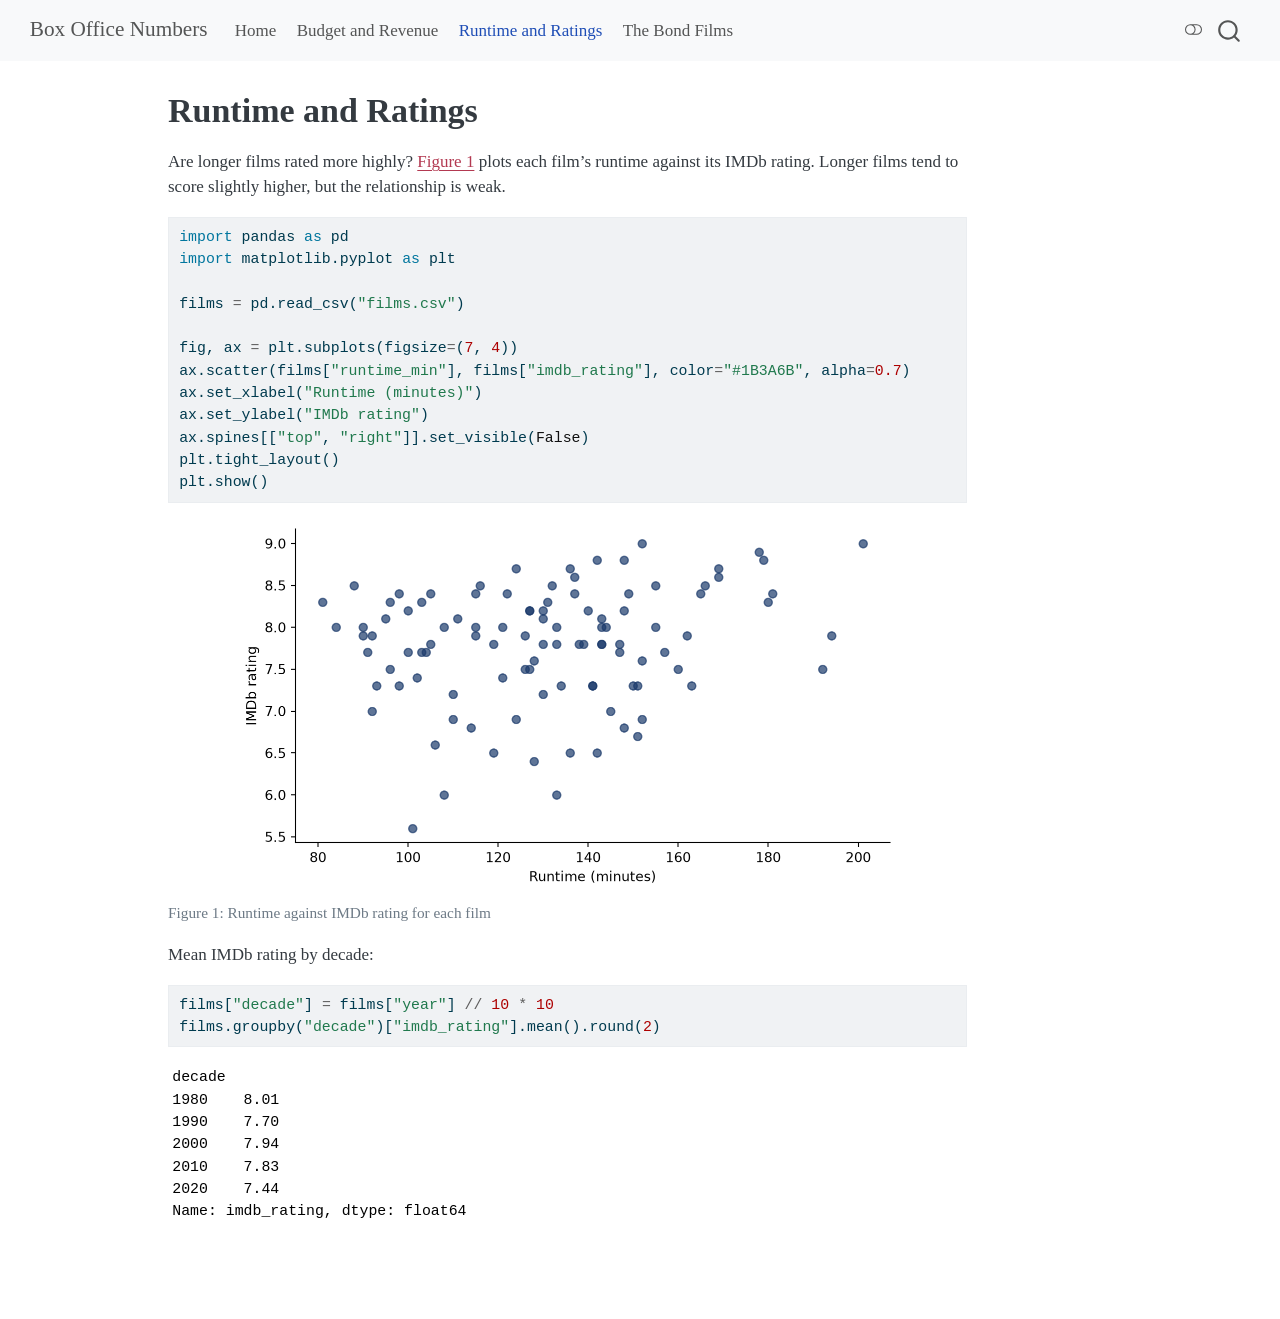
<file: runtime-rating.html>
<!DOCTYPE html>
<html xmlns="http://www.w3.org/1999/xhtml" lang="en" xml:lang="en"><head>

<meta charset="utf-8">
<meta name="generator" content="quarto-1.10.19">

<meta name="viewport" content="width=device-width, initial-scale=1.0, user-scalable=yes">


<title>Runtime and Ratings – Box Office Numbers</title>
<style>
/* Default styles provided by pandoc.
** See https://pandoc.org/MANUAL.html#variables-for-html for config info.
*/
span.smallcaps{font-variant: small-caps;}
div.columns{display: flex; gap: 1.5em;}
div.column{flex: auto;}
@media screen {
div.columns{gap: min(4vw, 1.5em);}
div.column{overflow-x: auto;}
}
div.hanging-indent{margin-left: 1.5em; text-indent: -1.5em;}
ul.task-list{list-style: none;}
ul.task-list li input[type="checkbox"] {
  width: 0.8em;
  margin: 0 0.8em 0.2em -1em; /* quarto-specific, see https://github.com/quarto-dev/quarto-cli/issues/4556 */ 
  vertical-align: middle;
}
/* CSS for syntax highlighting */
html { -webkit-text-size-adjust: 100%; }
pre > code.sourceCode { white-space: pre; position: relative; }
pre > code.sourceCode > span { display: inline-block; line-height: 1.25; }
pre > code.sourceCode > span:empty { height: 1.2em; }
.sourceCode { overflow: visible; }
code.sourceCode > span { color: inherit; text-decoration: inherit; }
div.sourceCode { margin: 1em 0; }
pre.sourceCode { margin: 0; }
@media screen {
div.sourceCode { overflow: auto; }
}
@media print {
pre > code.sourceCode { white-space: pre-wrap; }
pre > code.sourceCode > span { text-indent: -5em; padding-left: 5em; }
}
pre.numberSource code
  { counter-reset: source-line 0; }
pre.numberSource code > span
  { position: relative; left: -4em; counter-increment: source-line; }
pre.numberSource code > span > a:first-child::before
  { content: counter(source-line);
    position: relative; left: -1em; text-align: right; vertical-align: baseline;
    border: none; display: inline-block;
    -webkit-touch-callout: none; -webkit-user-select: none;
    -khtml-user-select: none; -moz-user-select: none;
    -ms-user-select: none; user-select: none;
    padding: 0 4px; width: 4em;
  }
pre.numberSource { margin-left: 3em;  padding-left: 4px; }
div.sourceCode
  {   }
@media screen {
pre > code.sourceCode > span > a:first-child::before { text-decoration: underline; }
}
</style>


<script src="site_libs/quarto-nav/quarto-nav.js"></script>
<script src="site_libs/quarto-nav/headroom.min.js"></script>
<script src="site_libs/clipboard/clipboard.min.js"></script>
<script src="site_libs/quarto-search/autocomplete.umd.js"></script>
<script src="site_libs/quarto-search/fuse.min.js"></script>
<script src="site_libs/quarto-search/quarto-search.js"></script>
<meta name="quarto:offset" content="./">
<script src="site_libs/quarto-html/quarto.js" type="module"></script>
<script src="site_libs/quarto-html/tabsets/tabsets.js" type="module"></script>
<script src="site_libs/quarto-html/popper.min.js"></script>
<script src="site_libs/quarto-html/tippy.umd.min.js"></script>
<script src="site_libs/quarto-html/anchor.min.js"></script>
<link href="site_libs/quarto-html/tippy.css" rel="stylesheet">
<link href="site_libs/quarto-html/quarto-syntax-highlighting-bf27225e3a48a9273f3daa8f8e829971.css" rel="stylesheet" class="quarto-color-scheme" id="quarto-text-highlighting-styles">
<link href="site_libs/quarto-html/quarto-syntax-highlighting-dark-b626d73c4c936ccc3cb08be7d45d1df6.css" rel="stylesheet" class="quarto-color-scheme quarto-color-alternate" id="quarto-text-highlighting-styles">
<link href="site_libs/quarto-html/quarto-syntax-highlighting-bf27225e3a48a9273f3daa8f8e829971.css" rel="stylesheet" class="quarto-color-scheme-extra" id="quarto-text-highlighting-styles">
<script src="site_libs/bootstrap/bootstrap.min.js"></script>
<link href="site_libs/bootstrap/bootstrap-icons.css" rel="stylesheet">
<link href="site_libs/bootstrap/bootstrap-445b8638c3d06994fee0907d791121c4.min.css" rel="stylesheet" append-hash="true" class="quarto-color-scheme" id="quarto-bootstrap" data-mode="light">
<link href="site_libs/bootstrap/bootstrap-dark-df07115ad9f15e2ef3479c789e6873c8.min.css" rel="stylesheet" append-hash="true" class="quarto-color-scheme quarto-color-alternate" id="quarto-bootstrap" data-mode="dark">
<link href="site_libs/bootstrap/bootstrap-445b8638c3d06994fee0907d791121c4.min.css" rel="stylesheet" append-hash="true" class="quarto-color-scheme-extra" id="quarto-bootstrap" data-mode="light">
<script id="quarto-search-options" type="application/json">{
  "location": "navbar",
  "copy-button": false,
  "collapse-after": 3,
  "panel-placement": "end",
  "type": "overlay",
  "limit": 50,
  "keyboard-shortcut": [
    "f",
    "/",
    "s"
  ],
  "show-item-context": false,
  "language": {
    "search-no-results-text": "No results",
    "search-matching-documents-text": "matching documents",
    "search-copy-link-title": "Copy link to search",
    "search-hide-matches-text": "Hide additional matches",
    "search-more-match-text": "more match in this document",
    "search-more-matches-text": "more matches in this document",
    "search-clear-button-title": "Clear",
    "search-text-placeholder": "",
    "search-detached-cancel-button-title": "Cancel",
    "search-submit-button-title": "Submit",
    "search-label": "Search"
  }
}</script>


<link rel="stylesheet" href="styles.css">
</head>

<body class="nav-fixed quarto-light"><script id="quarto-html-before-body" type="application/javascript">
    const toggleBodyColorMode = (bsSheetEl) => {
      const mode = bsSheetEl.getAttribute("data-mode");
      const bodyEl = window.document.querySelector("body");
      if (mode === "dark") {
        bodyEl.classList.add("quarto-dark");
        bodyEl.classList.remove("quarto-light");
      } else {
        bodyEl.classList.add("quarto-light");
        bodyEl.classList.remove("quarto-dark");
      }
    }
    const toggleBodyColorPrimary = () => {
      const bsSheetEl = window.document.querySelector("link#quarto-bootstrap:not([rel=disabled-stylesheet])");
      if (bsSheetEl) {
        toggleBodyColorMode(bsSheetEl);
      }
    }
    const setColorSchemeToggle = (alternate) => {
      const toggles = window.document.querySelectorAll('.quarto-color-scheme-toggle');
      for (let i=0; i < toggles.length; i++) {
        const toggle = toggles[i];
        if (toggle) {
          if (alternate) {
            toggle.classList.add("alternate");
          } else {
            toggle.classList.remove("alternate");
          }
        }
      }
    };
    const toggleColorMode = (alternate) => {
      // Switch the stylesheets
      const primaryStylesheets = window.document.querySelectorAll('link.quarto-color-scheme:not(.quarto-color-alternate)');
      const alternateStylesheets = window.document.querySelectorAll('link.quarto-color-scheme.quarto-color-alternate');
      manageTransitions('#quarto-margin-sidebar .nav-link', false);
      if (alternate) {
        // note: dark is layered on light, we don't disable primary!
        enableStylesheet(alternateStylesheets);
        for (const sheetNode of alternateStylesheets) {
          if (sheetNode.id === "quarto-bootstrap") {
            toggleBodyColorMode(sheetNode);
          }
        }
      } else {
        disableStylesheet(alternateStylesheets);
        enableStylesheet(primaryStylesheets)
        toggleBodyColorPrimary();
      }
      manageTransitions('#quarto-margin-sidebar .nav-link', true);
      // Switch the toggles
      setColorSchemeToggle(alternate)
      // Hack to workaround the fact that safari doesn't
      // properly recolor the scrollbar when toggling (#1455)
      if (navigator.userAgent.indexOf('Safari') > 0 && navigator.userAgent.indexOf('Chrome') == -1) {
        manageTransitions("body", false);
        window.scrollTo(0, 1);
        setTimeout(() => {
          window.scrollTo(0, 0);
          manageTransitions("body", true);
        }, 40);
      }
    }
    const disableStylesheet = (stylesheets) => {
      for (let i=0; i < stylesheets.length; i++) {
        const stylesheet = stylesheets[i];
        stylesheet.rel = 'disabled-stylesheet';
      }
    }
    const enableStylesheet = (stylesheets) => {
      for (let i=0; i < stylesheets.length; i++) {
        const stylesheet = stylesheets[i];
        if(stylesheet.rel !== 'stylesheet') { // for Chrome, which will still FOUC without this check
          stylesheet.rel = 'stylesheet';
        }
      }
    }
    const manageTransitions = (selector, allowTransitions) => {
      const els = window.document.querySelectorAll(selector);
      for (let i=0; i < els.length; i++) {
        const el = els[i];
        if (allowTransitions) {
          el.classList.remove('notransition');
        } else {
          el.classList.add('notransition');
        }
      }
    }
    const isFileUrl = () => {
      return window.location.protocol === 'file:';
    }
    const hasAlternateSentinel = () => {
      let styleSentinel = getColorSchemeSentinel();
      if (styleSentinel !== null) {
        return styleSentinel === "alternate";
      } else {
        return false;
      }
    }
    const setStyleSentinel = (alternate) => {
      const value = alternate ? "alternate" : "default";
      if (!isFileUrl()) {
        window.localStorage.setItem("quarto-color-scheme", value);
      } else {
        localAlternateSentinel = value;
      }
    }
    const getColorSchemeSentinel = () => {
      if (!isFileUrl()) {
        const storageValue = window.localStorage.getItem("quarto-color-scheme");
        return storageValue != null ? storageValue : localAlternateSentinel;
      } else {
        return localAlternateSentinel;
      }
    }
    const toggleGiscusIfUsed = (isAlternate, darkModeDefault) => {
      const baseTheme = document.querySelector('#giscus-base-theme')?.value ?? 'light';
      const alternateTheme = document.querySelector('#giscus-alt-theme')?.value ?? 'dark';
      let newTheme = '';
      if(authorPrefersDark) {
        newTheme = isAlternate ? baseTheme : alternateTheme;
      } else {
        newTheme = isAlternate ? alternateTheme : baseTheme;
      }
      const changeGiscusTheme = () => {
        // From: https://github.com/giscus/giscus/issues/336
        const sendMessage = (message) => {
          const iframe = document.querySelector('iframe.giscus-frame');
          if (!iframe) return;
          iframe.contentWindow.postMessage({ giscus: message }, 'https://giscus.app');
        }
        sendMessage({
          setConfig: {
            theme: newTheme
          }
        });
      }
      const isGiscussLoaded = window.document.querySelector('iframe.giscus-frame') !== null;
      if (isGiscussLoaded) {
        changeGiscusTheme();
      }
    };
    const authorPrefersDark = false;
    const darkModeDefault = authorPrefersDark;
      document.querySelector('link#quarto-text-highlighting-styles.quarto-color-scheme-extra').rel = 'disabled-stylesheet';
      document.querySelector('link#quarto-bootstrap.quarto-color-scheme-extra').rel = 'disabled-stylesheet';
    let localAlternateSentinel = darkModeDefault ? 'alternate' : 'default';
    // Dark / light mode switch
    window.quartoToggleColorScheme = () => {
      // Read the current dark / light value
      let toAlternate = !hasAlternateSentinel();
      toggleColorMode(toAlternate);
      setStyleSentinel(toAlternate);
      toggleGiscusIfUsed(toAlternate, darkModeDefault);
      window.dispatchEvent(new Event('resize'));
    };
    // Switch to dark mode if need be
    if (hasAlternateSentinel()) {
      toggleColorMode(true);
    } else {
      toggleColorMode(false);
    }
  </script>

<div id="quarto-search-results"></div>
  <header id="quarto-header" class="headroom fixed-top">
    <nav class="navbar navbar-expand-lg " data-bs-theme="dark">
      <div class="navbar-container container-fluid">
      <div class="navbar-brand-container mx-auto">
    <a class="navbar-brand" href="./index.html">
    <span class="navbar-title">Box Office Numbers</span>
    </a>
  </div>
            <div id="quarto-search" class="" title="Search"></div>
          <button class="navbar-toggler" type="button" data-bs-toggle="collapse" data-bs-target="#navbarCollapse" aria-controls="navbarCollapse" role="menu" aria-expanded="false" aria-label="Toggle navigation" onclick="if (window.quartoToggleHeadroom) { window.quartoToggleHeadroom(); }">
  <span class="navbar-toggler-icon"></span>
</button>
          <div class="collapse navbar-collapse" id="navbarCollapse">
            <ul class="navbar-nav navbar-nav-scroll me-auto">
  <li class="nav-item">
    <a class="nav-link" href="./index.html"> 
<span class="menu-text">Home</span></a>
  </li>  
  <li class="nav-item">
    <a class="nav-link" href="./budget-revenue.html"> 
<span class="menu-text">Budget and Revenue</span></a>
  </li>  
  <li class="nav-item">
    <a class="nav-link active" href="./runtime-rating.html" aria-current="page"> 
<span class="menu-text">Runtime and Ratings</span></a>
  </li>  
  <li class="nav-item">
    <a class="nav-link" href="./bond.html"> 
<span class="menu-text">The Bond Films</span></a>
  </li>  
</ul>
          </div> <!-- /navcollapse -->
            <div class="quarto-navbar-tools">
  <a href="" class="quarto-color-scheme-toggle quarto-navigation-tool  px-1" onclick="window.quartoToggleColorScheme(); return false;" title="Toggle dark mode"><i class="bi"></i></a>
</div>
      </div> <!-- /container-fluid -->
    </nav>
</header>
<!-- content -->
<div id="quarto-content" class="quarto-container page-columns page-rows-contents page-layout-article page-navbar">
<!-- sidebar -->
<!-- margin-sidebar -->
    <div id="quarto-margin-sidebar" class="sidebar margin-sidebar zindex-bottom">
        
    </div>
<!-- main -->
<main class="content" id="quarto-document-content">


<header id="title-block-header" class="quarto-title-block default">
<div class="quarto-title">
<h1 class="title">Runtime and Ratings</h1>
</div>



<div class="quarto-title-meta">

    
  
    
  </div>
  


</header>


<p>Are longer films rated more highly? <a href="#fig-runtime-rating" class="quarto-xref">Figure&nbsp;1</a> plots each film’s runtime against its IMDb rating. Longer films tend to score slightly higher, but the relationship is weak.</p>
<div id="cell-fig-runtime-rating" class="cell" data-execution_count="1">
<div class="code-copy-outer-scaffold"><div class="sourceCode cell-code" id="cb1"><pre class="sourceCode python code-with-copy"><code class="sourceCode python"><span id="cb1-1"><a href="#cb1-1" aria-hidden="true" tabindex="-1"></a><span class="im">import</span> pandas <span class="im">as</span> pd</span>
<span id="cb1-2"><a href="#cb1-2" aria-hidden="true" tabindex="-1"></a><span class="im">import</span> matplotlib.pyplot <span class="im">as</span> plt</span>
<span id="cb1-3"><a href="#cb1-3" aria-hidden="true" tabindex="-1"></a></span>
<span id="cb1-4"><a href="#cb1-4" aria-hidden="true" tabindex="-1"></a>films <span class="op">=</span> pd.read_csv(<span class="st">"films.csv"</span>)</span>
<span id="cb1-5"><a href="#cb1-5" aria-hidden="true" tabindex="-1"></a></span>
<span id="cb1-6"><a href="#cb1-6" aria-hidden="true" tabindex="-1"></a>fig, ax <span class="op">=</span> plt.subplots(figsize<span class="op">=</span>(<span class="dv">7</span>, <span class="dv">4</span>))</span>
<span id="cb1-7"><a href="#cb1-7" aria-hidden="true" tabindex="-1"></a>ax.scatter(films[<span class="st">"runtime_min"</span>], films[<span class="st">"imdb_rating"</span>], color<span class="op">=</span><span class="st">"#1B3A6B"</span>, alpha<span class="op">=</span><span class="fl">0.7</span>)</span>
<span id="cb1-8"><a href="#cb1-8" aria-hidden="true" tabindex="-1"></a>ax.set_xlabel(<span class="st">"Runtime (minutes)"</span>)</span>
<span id="cb1-9"><a href="#cb1-9" aria-hidden="true" tabindex="-1"></a>ax.set_ylabel(<span class="st">"IMDb rating"</span>)</span>
<span id="cb1-10"><a href="#cb1-10" aria-hidden="true" tabindex="-1"></a>ax.spines[[<span class="st">"top"</span>, <span class="st">"right"</span>]].set_visible(<span class="va">False</span>)</span>
<span id="cb1-11"><a href="#cb1-11" aria-hidden="true" tabindex="-1"></a>plt.tight_layout()</span>
<span id="cb1-12"><a href="#cb1-12" aria-hidden="true" tabindex="-1"></a>plt.show()</span></code></pre></div><button title="Copy to Clipboard" class="code-copy-button"><i class="bi"></i></button></div>
<div class="cell-output cell-output-display">
<div id="fig-runtime-rating" class="quarto-float quarto-figure quarto-figure-center anchored">
<figure class="quarto-float quarto-float-fig figure">
<div aria-describedby="fig-runtime-rating-caption-0ceaefa1-69ba-4598-a22c-09a6ac19f8ca">
<img src="runtime-rating_files/figure-html/fig-runtime-rating-output-1.png" width="663" height="374" class="figure-img">
</div>
<figcaption class="quarto-float-caption-bottom quarto-float-caption quarto-float-fig" id="fig-runtime-rating-caption-0ceaefa1-69ba-4598-a22c-09a6ac19f8ca">
Figure&nbsp;1: Runtime against IMDb rating for each film
</figcaption>
</figure>
</div>
</div>
</div>
<p>Mean IMDb rating by decade:</p>
<div id="df872c2c" class="cell" data-execution_count="2">
<div class="code-copy-outer-scaffold"><div class="sourceCode cell-code" id="cb2"><pre class="sourceCode python code-with-copy"><code class="sourceCode python"><span id="cb2-1"><a href="#cb2-1" aria-hidden="true" tabindex="-1"></a>films[<span class="st">"decade"</span>] <span class="op">=</span> films[<span class="st">"year"</span>] <span class="op">//</span> <span class="dv">10</span> <span class="op">*</span> <span class="dv">10</span></span>
<span id="cb2-2"><a href="#cb2-2" aria-hidden="true" tabindex="-1"></a>films.groupby(<span class="st">"decade"</span>)[<span class="st">"imdb_rating"</span>].mean().<span class="bu">round</span>(<span class="dv">2</span>)</span></code></pre></div><button title="Copy to Clipboard" class="code-copy-button"><i class="bi"></i></button></div>
<div class="cell-output cell-output-display" data-execution_count="2">
<pre><code>decade
1980    8.01
1990    7.70
2000    7.94
2010    7.83
2020    7.44
Name: imdb_rating, dtype: float64</code></pre>
</div>
</div>



</main> <!-- /main -->
<script id="quarto-html-after-body" type="application/javascript">
  window.document.addEventListener("DOMContentLoaded", function (event) {
    // Ensure there is a toggle, if there isn't float one in the top right
    if (window.document.querySelector('.quarto-color-scheme-toggle') === null) {
      const a = window.document.createElement('a');
      a.classList.add('top-right');
      a.classList.add('quarto-color-scheme-toggle');
      a.href = "";
      a.onclick = function() { try { window.quartoToggleColorScheme(); } catch {} return false; };
      const i = window.document.createElement("i");
      i.classList.add('bi');
      a.appendChild(i);
      window.document.body.appendChild(a);
    }
    setColorSchemeToggle(hasAlternateSentinel())
    const icon = "";
    const anchorJS = new window.AnchorJS();
    anchorJS.options = {
      placement: 'right',
      icon: icon
    };
    anchorJS.add('.anchored');
    const isCodeAnnotation = (el) => {
      for (const clz of el.classList) {
        if (clz.startsWith('code-annotation-')) {                     
          return true;
        }
      }
      return false;
    }
    const onCopySuccess = function(e) {
      // button target
      const button = e.trigger;
      // don't keep focus
      button.blur();
      // flash "checked"
      button.classList.add('code-copy-button-checked');
      var currentTitle = button.getAttribute("title");
      button.setAttribute("title", "Copied!");
      let tooltip;
      if (window.bootstrap) {
        button.setAttribute("data-bs-toggle", "tooltip");
        button.setAttribute("data-bs-placement", "left");
        button.setAttribute("data-bs-title", "Copied!");
        tooltip = new bootstrap.Tooltip(button, 
          { trigger: "manual", 
            customClass: "code-copy-button-tooltip",
            offset: [0, -8]});
        tooltip.show();    
      }
      setTimeout(function() {
        if (tooltip) {
          tooltip.hide();
          button.removeAttribute("data-bs-title");
          button.removeAttribute("data-bs-toggle");
          button.removeAttribute("data-bs-placement");
        }
        button.setAttribute("title", currentTitle);
        button.classList.remove('code-copy-button-checked');
      }, 1000);
      // clear code selection
      e.clearSelection();
    }
    const getTextToCopy = function(trigger) {
      const outerScaffold = trigger.parentElement.cloneNode(true);
      const codeEl = outerScaffold.querySelector('code');
      for (const childEl of codeEl.children) {
        if (isCodeAnnotation(childEl)) {
          childEl.remove();
        }
      }
      return codeEl.innerText;
    }
    const clipboard = new window.ClipboardJS('.code-copy-button:not([data-in-quarto-modal])', {
      text: getTextToCopy
    });
    clipboard.on('success', onCopySuccess);
    if (window.document.getElementById('quarto-embedded-source-code-modal')) {
      const clipboardModal = new window.ClipboardJS('.code-copy-button[data-in-quarto-modal]', {
        text: getTextToCopy,
        container: window.document.getElementById('quarto-embedded-source-code-modal')
      });
      clipboardModal.on('success', onCopySuccess);
    }
      var localhostRegex = new RegExp(/^(?:http|https):\/\/localhost\:?[0-9]*\//);
      var mailtoRegex = new RegExp(/^mailto:/);
        var filterRegex = new RegExp("https:\/\/ashyu0216\.github\.io\/datasci350-quiz02\/");
      var isInternal = (href) => {
          return filterRegex.test(href) || localhostRegex.test(href) || mailtoRegex.test(href);
      }
      // Inspect non-navigation links and adorn them if external
     var links = window.document.querySelectorAll('a[href]:not(.nav-link):not(.navbar-brand):not(.toc-action):not(.sidebar-link):not(.sidebar-item-toggle):not(.pagination-link):not(.no-external):not([aria-hidden]):not(.dropdown-item):not(.quarto-navigation-tool):not(.about-link)');
      for (var i=0; i<links.length; i++) {
        const link = links[i];
        if (!isInternal(link.href)) {
          // undo the damage that might have been done by quarto-nav.js in the case of
          // links that we want to consider external
          if (link.dataset.originalHref !== undefined) {
            link.href = link.dataset.originalHref;
          }
        }
      }
    function tippyHover(el, contentFn, onTriggerFn, onUntriggerFn) {
      const config = {
        allowHTML: true,
        maxWidth: 500,
        delay: 100,
        arrow: false,
        appendTo: function(el) {
            return el.parentElement;
        },
        interactive: true,
        interactiveBorder: 10,
        theme: 'quarto',
        placement: 'bottom-start',
      };
      if (contentFn) {
        config.content = contentFn;
      }
      if (onTriggerFn) {
        config.onTrigger = onTriggerFn;
      }
      if (onUntriggerFn) {
        config.onUntrigger = onUntriggerFn;
      }
      window.tippy(el, config); 
    }
    const noterefs = window.document.querySelectorAll('a[role="doc-noteref"]');
    for (var i=0; i<noterefs.length; i++) {
      const ref = noterefs[i];
      tippyHover(ref, function() {
        // use id or data attribute instead here
        let href = ref.getAttribute('data-footnote-href') || ref.getAttribute('href');
        try { href = new URL(href).hash; } catch {}
        const id = href.replace(/^#\/?/, "");
        const note = window.document.getElementById(id);
        if (note) {
          return note.innerHTML;
        } else {
          return "";
        }
      });
    }
    const xrefs = window.document.querySelectorAll('a.quarto-xref');
    const processXRef = (id, note) => {
      // Strip column container classes
      const stripColumnClz = (el) => {
        el.classList.remove("page-full", "page-columns");
        if (el.children) {
          for (const child of el.children) {
            stripColumnClz(child);
          }
        }
      }
      stripColumnClz(note)
      if (id === null || id.startsWith('sec-')) {
        // Special case sections, only their first couple elements
        const container = document.createElement("div");
        if (note.children && note.children.length > 2) {
          container.appendChild(note.children[0].cloneNode(true));
          for (let i = 1; i < note.children.length; i++) {
            const child = note.children[i];
            if (child.tagName === "P" && child.innerText === "") {
              continue;
            } else {
              container.appendChild(child.cloneNode(true));
              break;
            }
          }
          if (window.Quarto?.typesetMath) {
            window.Quarto.typesetMath(container);
          }
          return container.innerHTML
        } else {
          if (window.Quarto?.typesetMath) {
            window.Quarto.typesetMath(note);
          }
          return note.innerHTML;
        }
      } else {
        // Remove any anchor links if they are present
        const anchorLink = note.querySelector('a.anchorjs-link');
        if (anchorLink) {
          anchorLink.remove();
        }
        if (window.Quarto?.typesetMath) {
          window.Quarto.typesetMath(note);
        }
        if (note.classList.contains("callout")) {
          return note.outerHTML;
        } else {
          return note.innerHTML;
        }
      }
    }
    for (var i=0; i<xrefs.length; i++) {
      const xref = xrefs[i];
      tippyHover(xref, undefined, function(instance) {
        instance.disable();
        let url = xref.getAttribute('href');
        let hash = undefined; 
        if (url.startsWith('#')) {
          hash = url;
        } else {
          try { hash = new URL(url).hash; } catch {}
        }
        if (hash) {
          const id = hash.replace(/^#\/?/, "");
          const note = window.document.getElementById(id);
          if (note !== null) {
            try {
              const html = processXRef(id, note.cloneNode(true));
              instance.setContent(html);
            } finally {
              instance.enable();
              instance.show();
            }
          } else {
            // See if we can fetch this
            fetch(url.split('#')[0])
            .then(res => res.text())
            .then(html => {
              const parser = new DOMParser();
              const htmlDoc = parser.parseFromString(html, "text/html");
              const note = htmlDoc.getElementById(id);
              if (note !== null) {
                const html = processXRef(id, note);
                instance.setContent(html);
              } 
            }).finally(() => {
              instance.enable();
              instance.show();
            });
          }
        } else {
          // See if we can fetch a full url (with no hash to target)
          // This is a special case and we should probably do some content thinning / targeting
          fetch(url)
          .then(res => res.text())
          .then(html => {
            const parser = new DOMParser();
            const htmlDoc = parser.parseFromString(html, "text/html");
            const note = htmlDoc.querySelector('main.content');
            if (note !== null) {
              // This should only happen for chapter cross references
              // (since there is no id in the URL)
              // remove the first header
              if (note.children.length > 0 && note.children[0].tagName === "HEADER") {
                note.children[0].remove();
              }
              const html = processXRef(null, note);
              instance.setContent(html);
            } 
          }).finally(() => {
            instance.enable();
            instance.show();
          });
        }
      }, function(instance) {
      });
    }
        let selectedAnnoteEl;
        const selectorForAnnotation = ( cell, annotation) => {
          let cellAttr = 'data-code-cell="' + cell + '"';
          let lineAttr = 'data-code-annotation="' +  annotation + '"';
          const selector = 'span[' + cellAttr + '][' + lineAttr + ']';
          return selector;
        }
        const selectCodeLines = (annoteEl) => {
          const doc = window.document;
          const targetCell = annoteEl.getAttribute("data-target-cell");
          const targetAnnotation = annoteEl.getAttribute("data-target-annotation");
          const annoteSpan = window.document.querySelector(selectorForAnnotation(targetCell, targetAnnotation));
          const lines = annoteSpan.getAttribute("data-code-lines").split(",");
          const lineIds = lines.map((line) => {
            return targetCell + "-" + line;
          })
          let top = null;
          let height = null;
          let parent = null;
          if (lineIds.length > 0) {
              //compute the position of the single el (top and bottom and make a div)
              const el = window.document.getElementById(lineIds[0]);
              top = el.offsetTop;
              height = el.offsetHeight;
              parent = el.parentElement.parentElement;
            if (lineIds.length > 1) {
              const lastEl = window.document.getElementById(lineIds[lineIds.length - 1]);
              const bottom = lastEl.offsetTop + lastEl.offsetHeight;
              height = bottom - top;
            }
            if (top !== null && height !== null && parent !== null) {
              // cook up a div (if necessary) and position it 
              let div = window.document.getElementById("code-annotation-line-highlight");
              if (div === null) {
                div = window.document.createElement("div");
                div.setAttribute("id", "code-annotation-line-highlight");
                div.style.position = 'absolute';
                parent.appendChild(div);
              }
              div.style.top = top - 2 + "px";
              div.style.height = height + 4 + "px";
              div.style.left = 0;
              let gutterDiv = window.document.getElementById("code-annotation-line-highlight-gutter");
              if (gutterDiv === null) {
                gutterDiv = window.document.createElement("div");
                gutterDiv.setAttribute("id", "code-annotation-line-highlight-gutter");
                gutterDiv.style.position = 'absolute';
                const codeCell = window.document.getElementById(targetCell);
                const gutter = codeCell.querySelector('.code-annotation-gutter');
                gutter.appendChild(gutterDiv);
              }
              gutterDiv.style.top = top - 2 + "px";
              gutterDiv.style.height = height + 4 + "px";
            }
            selectedAnnoteEl = annoteEl;
          }
        };
        const unselectCodeLines = () => {
          const elementsIds = ["code-annotation-line-highlight", "code-annotation-line-highlight-gutter"];
          elementsIds.forEach((elId) => {
            const div = window.document.getElementById(elId);
            if (div) {
              div.remove();
            }
          });
          selectedAnnoteEl = undefined;
        };
          // Handle positioning of the toggle
      window.addEventListener(
        "resize",
        throttle(() => {
          elRect = undefined;
          if (selectedAnnoteEl) {
            selectCodeLines(selectedAnnoteEl);
          }
        }, 10)
      );
      function throttle(fn, ms) {
      let throttle = false;
      let timer;
        return (...args) => {
          if(!throttle) { // first call gets through
              fn.apply(this, args);
              throttle = true;
          } else { // all the others get throttled
              if(timer) clearTimeout(timer); // cancel #2
              timer = setTimeout(() => {
                fn.apply(this, args);
                timer = throttle = false;
              }, ms);
          }
        };
      }
        // Attach click handler to the DT
        const annoteDls = window.document.querySelectorAll('dt[data-target-cell]');
        for (const annoteDlNode of annoteDls) {
          annoteDlNode.addEventListener('click', (event) => {
            const clickedEl = event.target;
            if (clickedEl !== selectedAnnoteEl) {
              unselectCodeLines();
              const activeEl = window.document.querySelector('dt[data-target-cell].code-annotation-active');
              if (activeEl) {
                activeEl.classList.remove('code-annotation-active');
              }
              selectCodeLines(clickedEl);
              clickedEl.classList.add('code-annotation-active');
            } else {
              // Unselect the line
              unselectCodeLines();
              clickedEl.classList.remove('code-annotation-active');
            }
          });
        }
    const findCites = (el) => {
      const parentEl = el.parentElement;
      if (parentEl) {
        const cites = parentEl.dataset.cites;
        if (cites) {
          return {
            el,
            cites: cites.split(' ')
          };
        } else {
          return findCites(el.parentElement)
        }
      } else {
        return undefined;
      }
    };
    var bibliorefs = window.document.querySelectorAll('a[role="doc-biblioref"]');
    for (var i=0; i<bibliorefs.length; i++) {
      const ref = bibliorefs[i];
      const citeInfo = findCites(ref);
      if (citeInfo) {
        tippyHover(citeInfo.el, function() {
          var popup = window.document.createElement('div');
          citeInfo.cites.forEach(function(cite) {
            var citeDiv = window.document.createElement('div');
            citeDiv.classList.add('hanging-indent');
            citeDiv.classList.add('csl-entry');
            var biblioDiv = window.document.getElementById('ref-' + cite);
            if (biblioDiv) {
              citeDiv.innerHTML = biblioDiv.innerHTML;
            }
            popup.appendChild(citeDiv);
          });
          return popup.innerHTML;
        });
      }
    }
  });
  </script>
</div> <!-- /content -->




</body></html>
</file>
<file: site_libs/quarto-html/tippy.css>
.tippy-box[data-animation=fade][data-state=hidden]{opacity:0}[data-tippy-root]{max-width:calc(100vw - 10px)}.tippy-box{position:relative;background-color:#333;color:#fff;border-radius:4px;font-size:14px;line-height:1.4;white-space:normal;outline:0;transition-property:transform,visibility,opacity}.tippy-box[data-placement^=top]>.tippy-arrow{bottom:0}.tippy-box[data-placement^=top]>.tippy-arrow:before{bottom:-7px;left:0;border-width:8px 8px 0;border-top-color:initial;transform-origin:center top}.tippy-box[data-placement^=bottom]>.tippy-arrow{top:0}.tippy-box[data-placement^=bottom]>.tippy-arrow:before{top:-7px;left:0;border-width:0 8px 8px;border-bottom-color:initial;transform-origin:center bottom}.tippy-box[data-placement^=left]>.tippy-arrow{right:0}.tippy-box[data-placement^=left]>.tippy-arrow:before{border-width:8px 0 8px 8px;border-left-color:initial;right:-7px;transform-origin:center left}.tippy-box[data-placement^=right]>.tippy-arrow{left:0}.tippy-box[data-placement^=right]>.tippy-arrow:before{left:-7px;border-width:8px 8px 8px 0;border-right-color:initial;transform-origin:center right}.tippy-box[data-inertia][data-state=visible]{transition-timing-function:cubic-bezier(.54,1.5,.38,1.11)}.tippy-arrow{width:16px;height:16px;color:#333}.tippy-arrow:before{content:"";position:absolute;border-color:transparent;border-style:solid}.tippy-content{position:relative;padding:5px 9px;z-index:1}
</file>
<file: site_libs/quarto-html/quarto-syntax-highlighting-bf27225e3a48a9273f3daa8f8e829971.css>
/* quarto syntax highlight colors */
:root {
  --quarto-hl-ot-color: #003B4F;
  --quarto-hl-at-color: #657422;
  --quarto-hl-ss-color: #20794D;
  --quarto-hl-an-color: #5E5E5E;
  --quarto-hl-fu-color: #4758AB;
  --quarto-hl-st-color: #20794D;
  --quarto-hl-cf-color: #003B4F;
  --quarto-hl-op-color: #5E5E5E;
  --quarto-hl-er-color: #AD0000;
  --quarto-hl-bn-color: #AD0000;
  --quarto-hl-al-color: #AD0000;
  --quarto-hl-va-color: #111111;
  --quarto-hl-bu-color: inherit;
  --quarto-hl-ex-color: inherit;
  --quarto-hl-pp-color: #AD0000;
  --quarto-hl-in-color: #5E5E5E;
  --quarto-hl-vs-color: #20794D;
  --quarto-hl-wa-color: #5E5E5E;
  --quarto-hl-do-color: #5E5E5E;
  --quarto-hl-im-color: #00769E;
  --quarto-hl-ch-color: #20794D;
  --quarto-hl-dt-color: #AD0000;
  --quarto-hl-fl-color: #AD0000;
  --quarto-hl-co-color: #5E5E5E;
  --quarto-hl-cv-color: #5E5E5E;
  --quarto-hl-cn-color: #8f5902;
  --quarto-hl-sc-color: #5E5E5E;
  --quarto-hl-dv-color: #AD0000;
  --quarto-hl-kw-color: #003B4F;
}

/* other quarto variables */
:root {
  --quarto-font-monospace: SFMono-Regular, Menlo, Monaco, Consolas, "Liberation Mono", "Courier New", monospace;
}

/* syntax highlight based on Pandoc's rules */
pre > code.sourceCode > span {
  color: #003B4F;
}

code.sourceCode > span {
  color: #003B4F;
}

div.sourceCode,
div.sourceCode pre.sourceCode {
  color: #003B4F;
}

/* Normal */
code span {
  color: #003B4F;
}

/* Alert */
code span.al {
  color: #AD0000;
  font-style: inherit;
}

/* Annotation */
code span.an {
  color: #5E5E5E;
  font-style: inherit;
}

/* Attribute */
code span.at {
  color: #657422;
  font-style: inherit;
}

/* BaseN */
code span.bn {
  color: #AD0000;
  font-style: inherit;
}

/* BuiltIn */
code span.bu {
  font-style: inherit;
}

/* ControlFlow */
code span.cf {
  color: #003B4F;
  font-weight: bold;
  font-style: inherit;
}

/* Char */
code span.ch {
  color: #20794D;
  font-style: inherit;
}

/* Constant */
code span.cn {
  color: #8f5902;
  font-style: inherit;
}

/* Comment */
code span.co {
  color: #5E5E5E;
  font-style: inherit;
}

/* CommentVar */
code span.cv {
  color: #5E5E5E;
  font-style: italic;
}

/* Documentation */
code span.do {
  color: #5E5E5E;
  font-style: italic;
}

/* DataType */
code span.dt {
  color: #AD0000;
  font-style: inherit;
}

/* DecVal */
code span.dv {
  color: #AD0000;
  font-style: inherit;
}

/* Error */
code span.er {
  color: #AD0000;
  font-style: inherit;
}

/* Extension */
code span.ex {
  font-style: inherit;
}

/* Float */
code span.fl {
  color: #AD0000;
  font-style: inherit;
}

/* Function */
code span.fu {
  color: #4758AB;
  font-style: inherit;
}

/* Import */
code span.im {
  color: #00769E;
  font-style: inherit;
}

/* Information */
code span.in {
  color: #5E5E5E;
  font-style: inherit;
}

/* Keyword */
code span.kw {
  color: #003B4F;
  font-weight: bold;
  font-style: inherit;
}

/* Operator */
code span.op {
  color: #5E5E5E;
  font-style: inherit;
}

/* Other */
code span.ot {
  color: #003B4F;
  font-style: inherit;
}

/* Preprocessor */
code span.pp {
  color: #AD0000;
  font-style: inherit;
}

/* SpecialChar */
code span.sc {
  color: #5E5E5E;
  font-style: inherit;
}

/* SpecialString */
code span.ss {
  color: #20794D;
  font-style: inherit;
}

/* String */
code span.st {
  color: #20794D;
  font-style: inherit;
}

/* Variable */
code span.va {
  color: #111111;
  font-style: inherit;
}

/* VerbatimString */
code span.vs {
  color: #20794D;
  font-style: inherit;
}

/* Warning */
code span.wa {
  color: #5E5E5E;
  font-style: italic;
}

.prevent-inlining {
  content: "</";
}

/*# sourceMappingURL=8be38f48d34c45af72792cbd699585e7.css.map */
</file>
<file: site_libs/quarto-html/quarto-syntax-highlighting-dark-b626d73c4c936ccc3cb08be7d45d1df6.css>
/* quarto syntax highlight colors */
:root {
  --quarto-hl-al-color: #f07178;
  --quarto-hl-an-color: #d4d0ab;
  --quarto-hl-at-color: #00e0e0;
  --quarto-hl-bn-color: #d4d0ab;
  --quarto-hl-bu-color: #abe338;
  --quarto-hl-ch-color: #abe338;
  --quarto-hl-co-color: #f8f8f2;
  --quarto-hl-cv-color: #ffd700;
  --quarto-hl-cn-color: #ffd700;
  --quarto-hl-cf-color: #ffa07a;
  --quarto-hl-dt-color: #ffa07a;
  --quarto-hl-dv-color: #d4d0ab;
  --quarto-hl-do-color: #f8f8f2;
  --quarto-hl-er-color: #f07178;
  --quarto-hl-ex-color: #00e0e0;
  --quarto-hl-fl-color: #d4d0ab;
  --quarto-hl-fu-color: #ffa07a;
  --quarto-hl-im-color: #abe338;
  --quarto-hl-in-color: #d4d0ab;
  --quarto-hl-kw-color: #ffa07a;
  --quarto-hl-op-color: #ffa07a;
  --quarto-hl-ot-color: #00e0e0;
  --quarto-hl-pp-color: #dcc6e0;
  --quarto-hl-re-color: #00e0e0;
  --quarto-hl-sc-color: #abe338;
  --quarto-hl-ss-color: #abe338;
  --quarto-hl-st-color: #abe338;
  --quarto-hl-va-color: #00e0e0;
  --quarto-hl-vs-color: #abe338;
  --quarto-hl-wa-color: #dcc6e0;
}

/* other quarto variables */
:root {
  --quarto-font-monospace: SFMono-Regular, Menlo, Monaco, Consolas, "Liberation Mono", "Courier New", monospace;
}

/* syntax highlight based on Pandoc's rules */
pre > code.sourceCode > span {
  color: #f8f8f2;
}

code.sourceCode > span {
  color: #f8f8f2;
}

div.sourceCode,
div.sourceCode pre.sourceCode {
  color: #f8f8f2;
}

/* Normal */
code span {
  color: #f8f8f2;
}

/* Alert */
code span.al {
  color: #f07178;
}

/* Annotation */
code span.an {
  color: #d4d0ab;
}

/* Attribute */
code span.at {
  color: #00e0e0;
}

/* BaseN */
code span.bn {
  color: #d4d0ab;
}

/* BuiltIn */
code span.bu {
  color: #abe338;
}

/* ControlFlow */
code span.cf {
  font-weight: bold;
  color: #ffa07a;
}

/* Char */
code span.ch {
  color: #abe338;
}

/* Constant */
code span.cn {
  color: #ffd700;
}

/* Comment */
code span.co {
  font-style: italic;
  color: #f8f8f2;
}

/* CommentVar */
code span.cv {
  color: #ffd700;
}

/* Documentation */
code span.do {
  color: #f8f8f2;
}

/* DataType */
code span.dt {
  color: #ffa07a;
}

/* DecVal */
code span.dv {
  color: #d4d0ab;
}

/* Error */
code span.er {
  color: #f07178;
  text-decoration: underline;
}

/* Extension */
code span.ex {
  font-weight: bold;
  color: #00e0e0;
}

/* Float */
code span.fl {
  color: #d4d0ab;
}

/* Function */
code span.fu {
  color: #ffa07a;
}

/* Import */
code span.im {
  color: #abe338;
}

/* Information */
code span.in {
  color: #d4d0ab;
}

/* Keyword */
code span.kw {
  font-weight: bold;
  color: #ffa07a;
}

/* Operator */
code span.op {
  color: #ffa07a;
}

/* Other */
code span.ot {
  color: #00e0e0;
}

/* Preprocessor */
code span.pp {
  color: #dcc6e0;
}

/* RegionMarker */
code span.re {
  background-color: #f8f8f2;
  color: #00e0e0;
}

/* SpecialChar */
code span.sc {
  color: #abe338;
}

/* SpecialString */
code span.ss {
  color: #abe338;
}

/* String */
code span.st {
  color: #abe338;
}

/* Variable */
code span.va {
  color: #00e0e0;
}

/* VerbatimString */
code span.vs {
  color: #abe338;
}

/* Warning */
code span.wa {
  color: #dcc6e0;
}

.prevent-inlining {
  content: "</";
}

/*# sourceMappingURL=a269c63e8167c3ae395728e86feb0848.css.map */
</file>
<file: styles.css>
/* css styles */

a {
  color: #B33951;
}

body {
  font-family: Georgia, serif;
}
</file>
